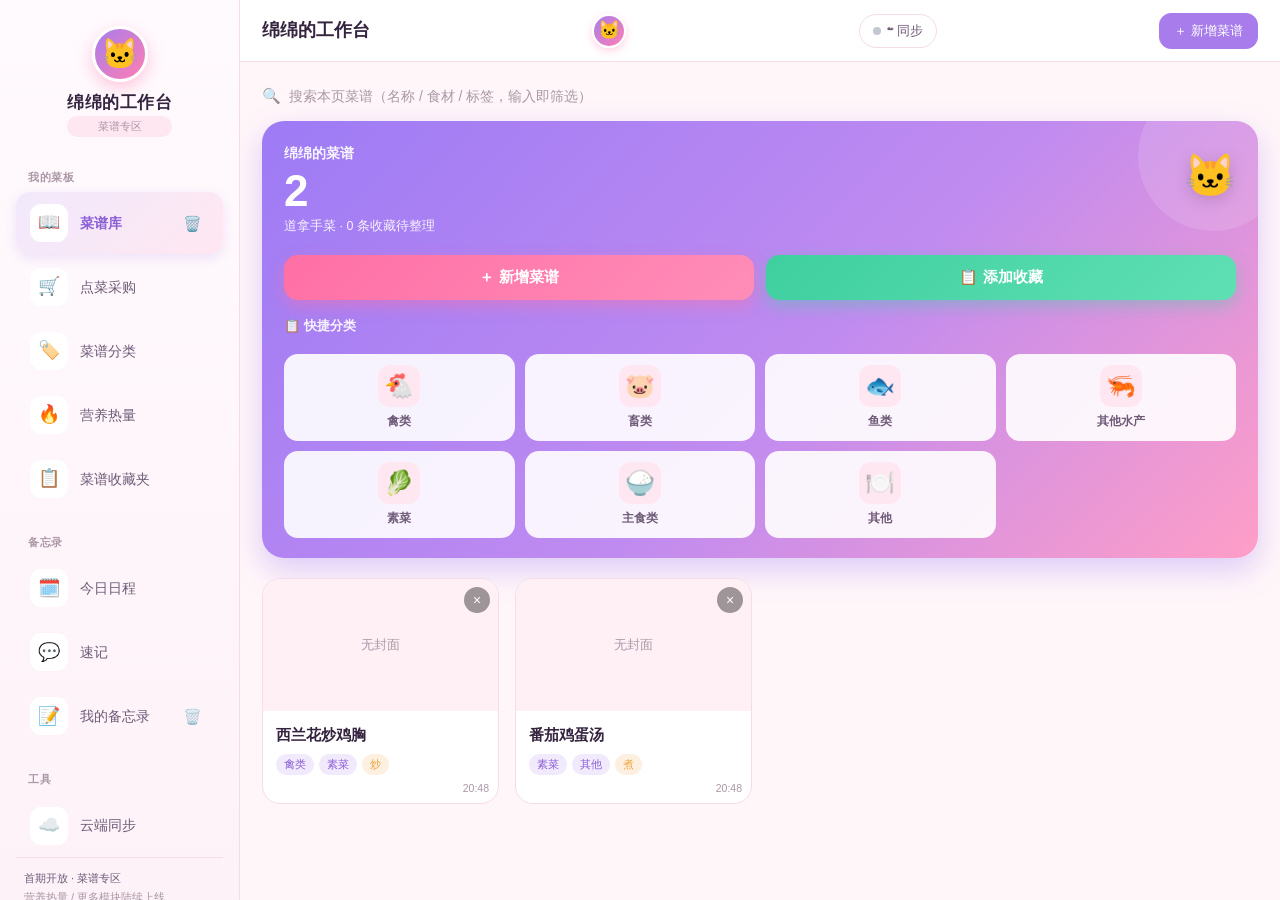
<file: index.html>
<!DOCTYPE html>
<html lang="zh-CN">
<head>
  <meta charset="UTF-8" />
  <meta name="viewport" content="width=device-width, initial-scale=1.0, maximum-scale=1.0, user-scalable=no, viewport-fit=cover" />
  <title>绵绵的工作台</title>

  <!-- ===== 图标：浏览器标签 + 手机添加到主屏幕 ===== -->
  <!-- 浏览器 favicon（传统） -->
  <link rel="icon" type="image/x-icon" href="icons/favicon.ico" />
  <link rel="icon" type="image/png" sizes="32x32" href="icons/favicon-32.png" />
  <link rel="icon" type="image/png" sizes="16x16" href="icons/favicon-16.png" />

  <!-- iPhone / iPad 添加到主屏幕（自动圆角+高光，不需要 precomposed） -->
  <link rel="apple-touch-icon" href="icons/apple-touch-icon.png" />
  <!-- iPhone Safari 状态栏样式（可选） -->
  <meta name="apple-mobile-web-app-capable" content="yes" />
  <meta name="apple-mobile-web-app-status-bar-style" content="default" />
  <meta name="apple-mobile-web-app-title" content="绵绵的工作台" />

  <!-- Android Chrome 添加到主屏幕 -->
  <link rel="icon" type="image/png" sizes="192x192" href="icons/icon-192.png" />
  <link rel="icon" type="image/png" sizes="512x512" href="icons/icon-512.png" />
  <meta name="theme-color" content="#a78bfa" />
  <!-- PWA manifest（Android 用） -->
  <link rel="manifest" href="manifest.json" />

  <link rel="stylesheet" href="quill.snow.css?v=92" />
  <link rel="stylesheet" href="styles.css?v=197" />
</head>
<body>
  <div class="app">
    <aside class="sidebar">
      <div class="brand">
        <div class="brand-avatar">🐱</div>
        <div class="brand-text">
          <div class="brand-title">绵绵的工作台</div>
          <div class="brand-sub">菜谱专区</div>
        </div>
      </div>
      <nav class="nav" id="nav">
        <button class="nav-item active" data-view="library">
          <span class="nav-ico">📖</span><span>菜谱库</span>
        </button>
        <button class="nav-item" data-view="purchase">
          <span class="nav-ico">🛒</span><span>点菜采购</span>
        </button>
        <button class="nav-item" data-view="filter">
          <span class="nav-ico">🏷️</span><span>菜谱分类筛选</span>
        </button>
        <button class="nav-item" data-view="nutrition">
          <span class="nav-ico">🔥</span><span>营养热量测算</span>
        </button>
        <button class="nav-item" data-view="favorites">
          <span class="nav-ico">📋</span><span>菜谱收藏夹</span>
        </button>
      </nav>
      <div class="sidebar-foot">
        <div class="foot-line">首期开放 · 菜谱专区</div>
        <div class="foot-line dim">营养热量 / 更多模块陆续上线</div>
      </div>
    </aside>

    <main class="main">
      <header class="topbar">
        <div class="topbar-left">
          <button class="hamburger" id="hamburger" aria-label="功能菜单" title="功能菜单">☰</button>
          <div class="crumb" id="crumb">绵绵的工作台</div>
        </div>
        <div class="brand-avatar sm" title="绵绵的工作台">🐱</div>
        <button class="topbar-sync" data-action="open-sync" title="云端同步设置（GitHub）">
          <span id="syncDot" class="sync-dot"></span>☁ 同步
        </button>
        <div class="topbar-actions" id="topbarActions"></div>
      </header>
      <div class="content" id="content"></div>
    </main>

    <!-- 手机端底部Tab栏已改为左侧抽屉（见下方 .drawer），此处保留 .app 闭合 -->
  </div>

  <!-- 手机端：左侧滑出功能抽屉 + 遮罩 + 悬浮新增按钮（桌面端隐藏） -->
  <div class="drawer-mask" id="drawerMask"></div>
  <aside class="drawer" id="drawer">
    <div class="drawer-head">
      <button class="drawer-close" id="drawerClose" aria-label="关闭菜单">✕</button>
      <div class="brand-avatar">🐱</div>
      <div class="brand-title">绵绵的工作台</div>
    </div>
    <nav class="drawer-nav" id="drawerNav"></nav>
    <div class="drawer-foot">首期开放 · 菜谱专区<br>备忘录 / 行程 等模块陆续上线</div>
  </aside>
  <button class="fab-add" id="fabAdd" aria-label="新增菜谱" title="新增菜谱">＋</button>

  <div class="modal-root" id="modalRoot"></div>
  <div class="toast" id="toast"></div>

  <script defer src="quill.js?v=92"></script>
  <script defer src="html2canvas.min.js?v=1"></script>
  <script defer src="app.js?v=210"></script>
</body>
</html>
</file>
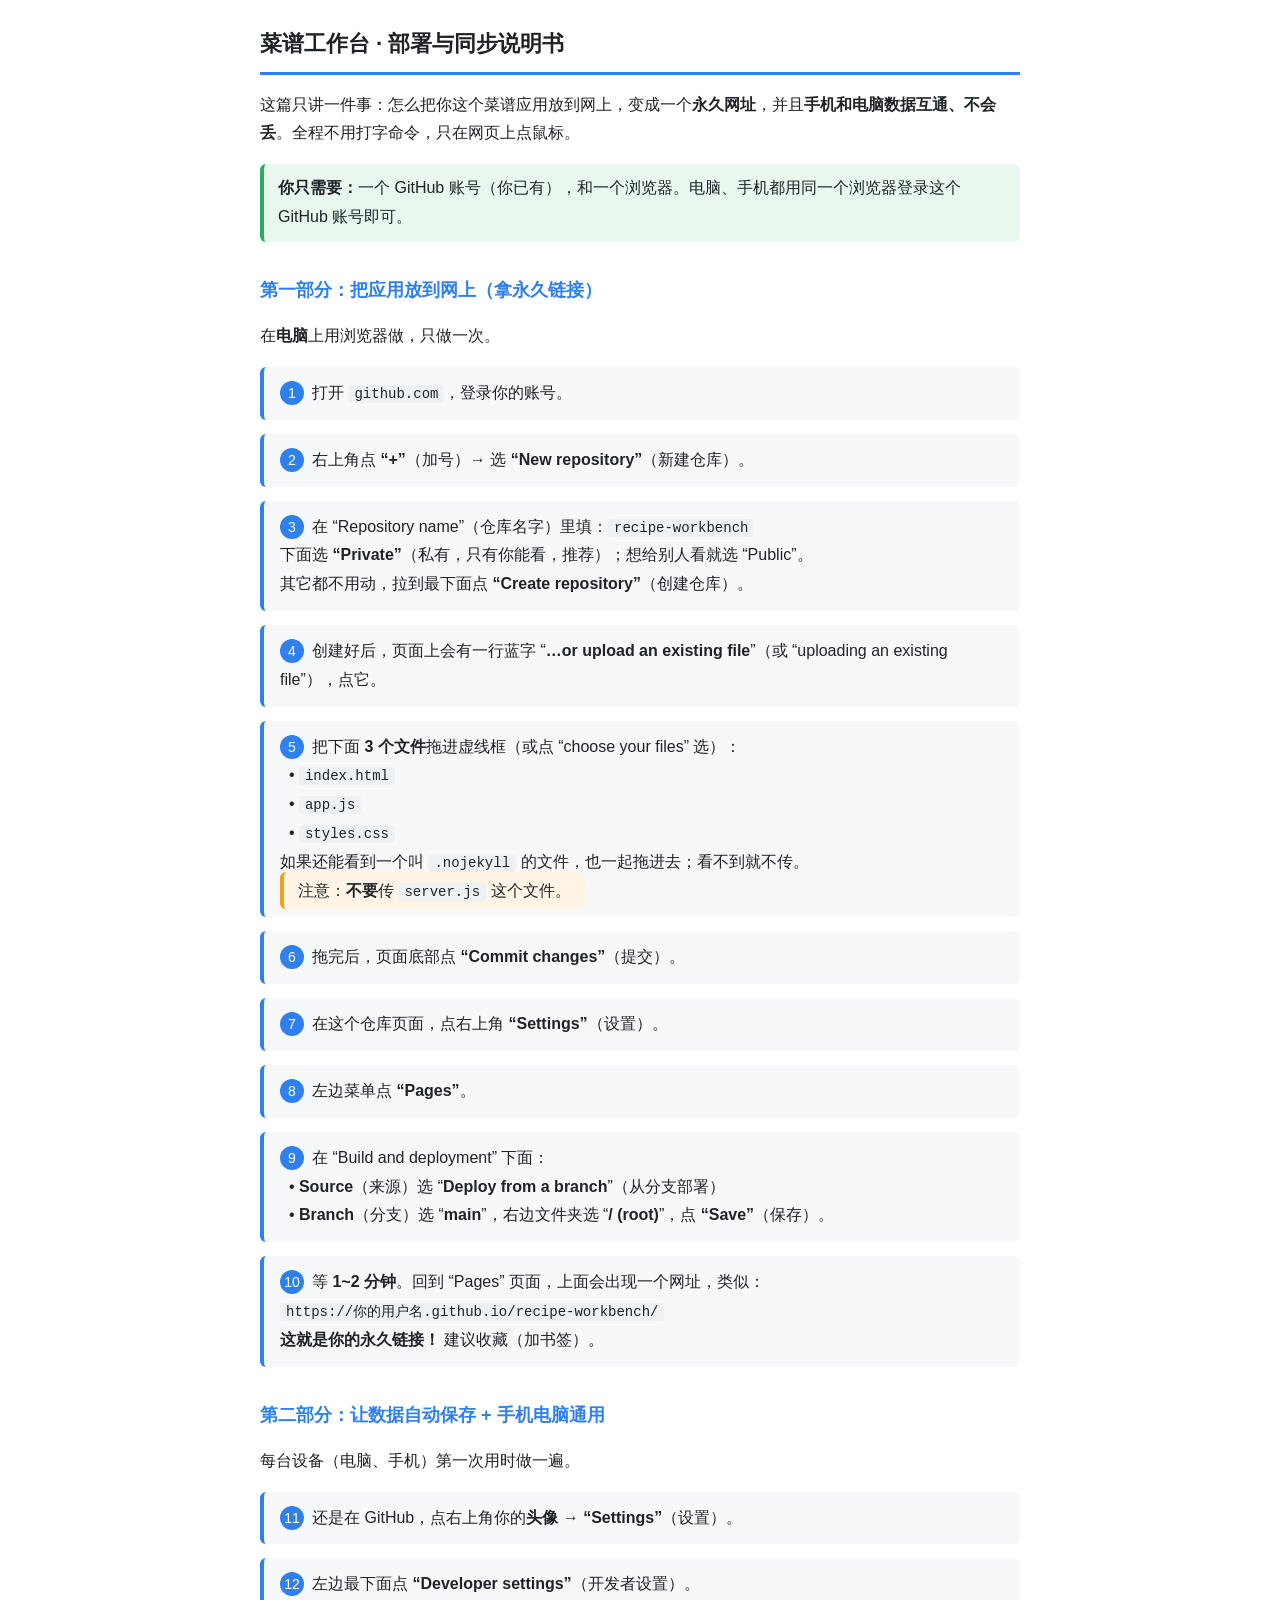
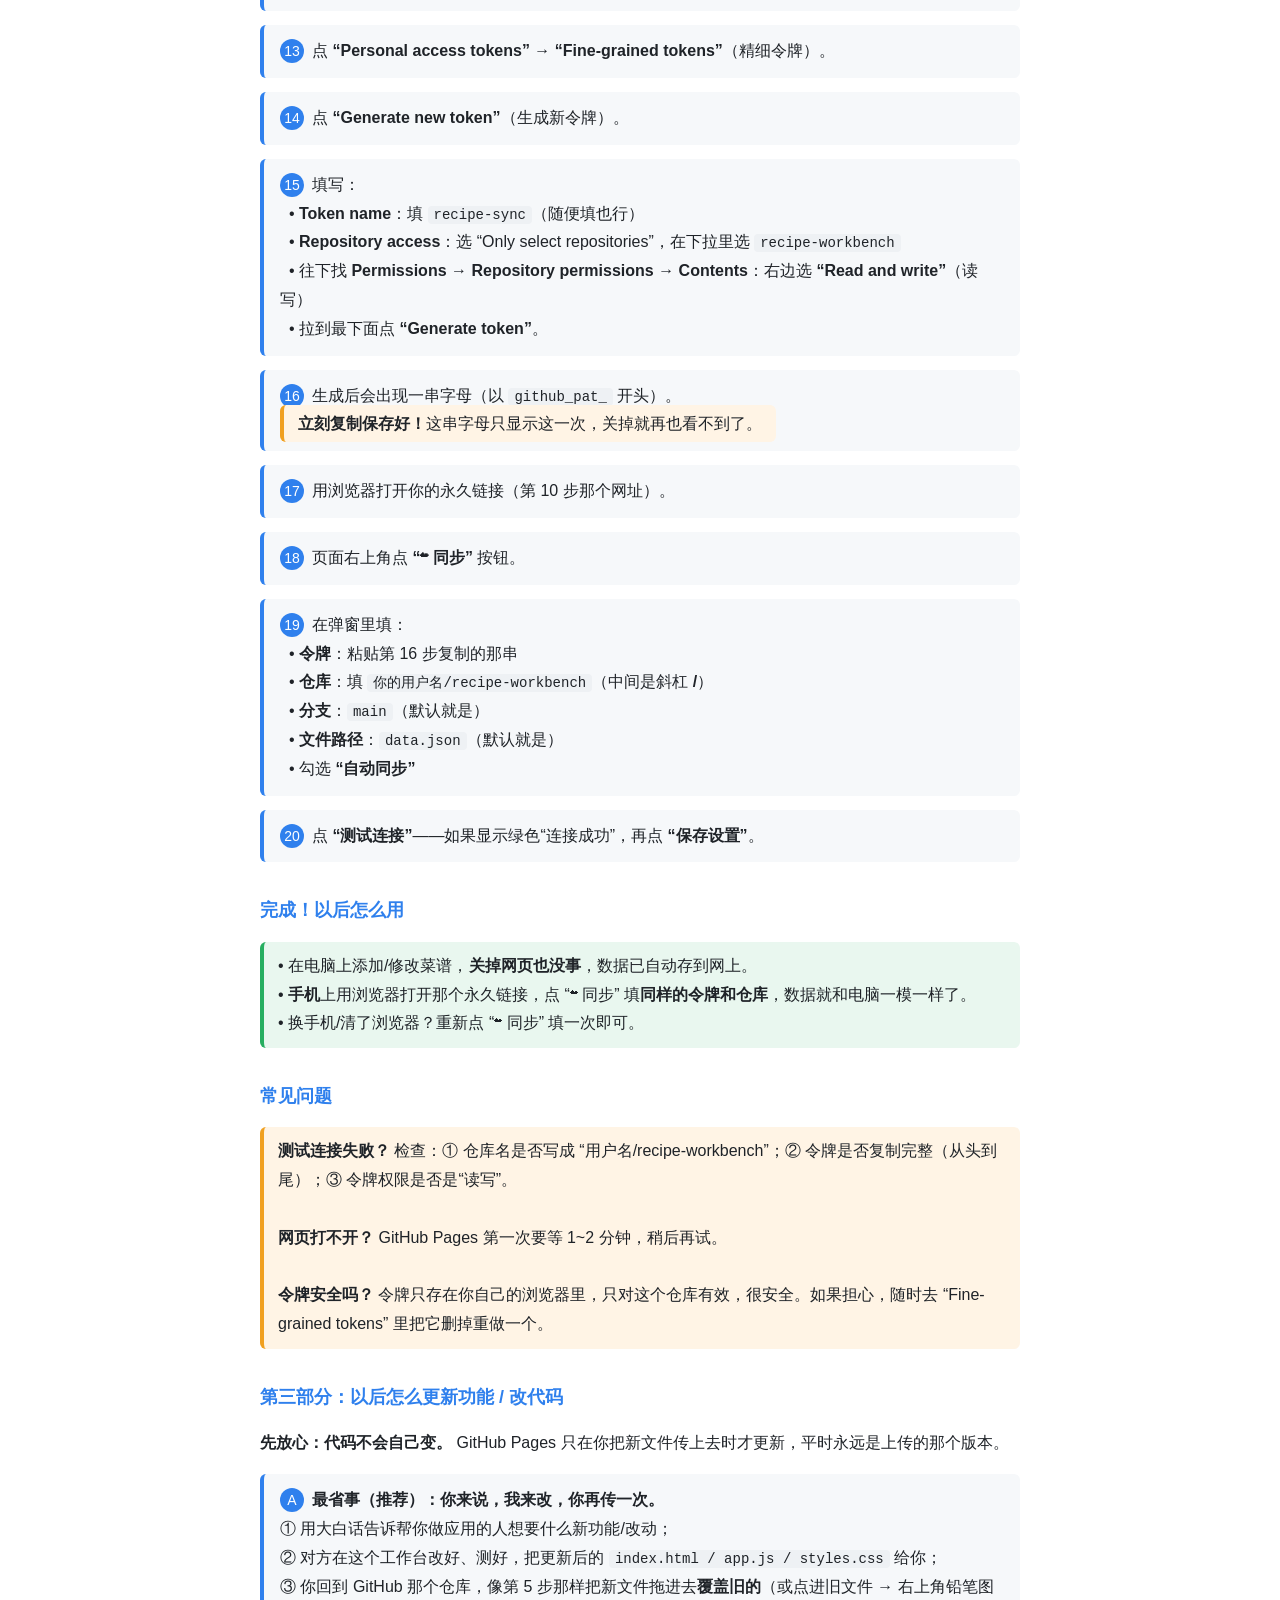
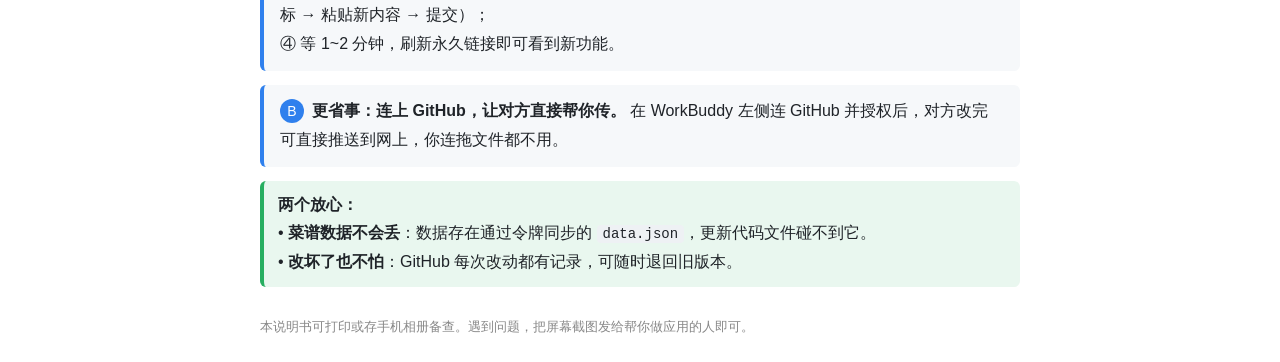
<file: 部署指南.html>
<!DOCTYPE html>
<html lang="zh-CN">
<head>
<meta charset="UTF-8">
<meta name="viewport" content="width=device-width, initial-scale=1.0">
<title>菜谱工作台 · 部署与同步说明书（看这一篇就够）</title>
<style>
  body { font-family: -apple-system, "PingFang SC", "Microsoft YaHei", sans-serif; max-width: 760px; margin: 24px auto; padding: 0 18px; line-height: 1.8; color: #1f2328; }
  h1 { font-size: 22px; border-bottom: 3px solid #2f80ed; padding-bottom: 8px; }
  h2 { font-size: 18px; margin-top: 32px; color: #2f80ed; }
  .step { background: #f6f8fa; border-left: 4px solid #2f80ed; padding: 12px 16px; margin: 14px 0; border-radius: 6px; }
  .num { display: inline-block; background: #2f80ed; color: #fff; width: 24px; height: 24px; line-height: 24px; text-align: center; border-radius: 50%; margin-right: 8px; font-size: 14px; }
  code { background: #eef1f4; padding: 1px 6px; border-radius: 4px; font-size: 14px; }
  .warn { background: #fff4e5; border-left: 4px solid #f0a020; padding: 10px 14px; border-radius: 6px; margin: 14px 0; }
  .ok { background: #e9f7ef; border-left: 4px solid #27ae60; padding: 10px 14px; border-radius: 6px; margin: 14px 0; }
  b { color: #1f2328; }
</style>
</head>
<body>

<h1>菜谱工作台 · 部署与同步说明书</h1>
<p>这篇只讲一件事：怎么把你这个菜谱应用放到网上，变成一个<b>永久网址</b>，并且<b>手机和电脑数据互通、不会丢</b>。全程不用打字命令，只在网页上点鼠标。</p>

<div class="ok"><b>你只需要：</b>一个 GitHub 账号（你已有），和一个浏览器。电脑、手机都用同一个浏览器登录这个 GitHub 账号即可。</div>

<h2>第一部分：把应用放到网上（拿永久链接）</h2>
<p>在<b>电脑</b>上用浏览器做，只做一次。</p>

<div class="step"><span class="num">1</span>打开 <code>github.com</code>，登录你的账号。</div>
<div class="step"><span class="num">2</span>右上角点 <b>“+”</b>（加号）→ 选 <b>“New repository”</b>（新建仓库）。</div>
<div class="step"><span class="num">3</span>在 “Repository name”（仓库名字）里填：<code>recipe-workbench</code><br>
下面选 <b>“Private”</b>（私有，只有你能看，推荐）；想给别人看就选 “Public”。<br>
其它都不用动，拉到最下面点 <b>“Create repository”</b>（创建仓库）。</div>
<div class="step"><span class="num">4</span>创建好后，页面上会有一行蓝字 “<b>…or upload an existing file</b>”（或 “uploading an existing file”），点它。</div>
<div class="step"><span class="num">5</span>把下面 <b>3 个文件</b>拖进虚线框（或点 “choose your files” 选）：<br>
&nbsp;&nbsp;• <code>index.html</code><br>
&nbsp;&nbsp;• <code>app.js</code><br>
&nbsp;&nbsp;• <code>styles.css</code><br>
如果还能看到一个叫 <code>.nojekyll</code> 的文件，也一起拖进去；看不到就不传。<br>
<span class="warn">注意：<b>不要</b>传 <code>server.js</code> 这个文件。</span></div>
<div class="step"><span class="num">6</span>拖完后，页面底部点 <b>“Commit changes”</b>（提交）。</div>
<div class="step"><span class="num">7</span>在这个仓库页面，点右上角 <b>“Settings”</b>（设置）。</div>
<div class="step"><span class="num">8</span>左边菜单点 <b>“Pages”</b>。</div>
<div class="step"><span class="num">9</span>在 “Build and deployment” 下面：<br>
&nbsp;&nbsp;• <b>Source</b>（来源）选 “<b>Deploy from a branch</b>”（从分支部署）<br>
&nbsp;&nbsp;• <b>Branch</b>（分支）选 “<b>main</b>”，右边文件夹选 “<b>/ (root)</b>”，点 <b>“Save”</b>（保存）。</div>
<div class="step"><span class="num">10</span>等 <b>1~2 分钟</b>。回到 “Pages” 页面，上面会出现一个网址，类似：<br>
<code>https://你的用户名.github.io/recipe-workbench/</code><br>
<b>这就是你的永久链接！</b> 建议收藏（加书签）。</div>

<h2>第二部分：让数据自动保存 + 手机电脑通用</h2>
<p>每台设备（电脑、手机）第一次用时做一遍。</p>

<div class="step"><span class="num">11</span>还是在 GitHub，点右上角你的<b>头像</b> → <b>“Settings”</b>（设置）。</div>
<div class="step"><span class="num">12</span>左边最下面点 <b>“Developer settings”</b>（开发者设置）。</div>
<div class="step"><span class="num">13</span>点 <b>“Personal access tokens”</b> → <b>“Fine-grained tokens”</b>（精细令牌）。</div>
<div class="step"><span class="num">14</span>点 <b>“Generate new token”</b>（生成新令牌）。</div>
<div class="step"><span class="num">15</span>填写：<br>
&nbsp;&nbsp;• <b>Token name</b>：填 <code>recipe-sync</code>（随便填也行）<br>
&nbsp;&nbsp;• <b>Repository access</b>：选 “Only select repositories”，在下拉里选 <code>recipe-workbench</code><br>
&nbsp;&nbsp;• 往下找 <b>Permissions</b> → <b>Repository permissions</b> → <b>Contents</b>：右边选 <b>“Read and write”</b>（读写）<br>
&nbsp;&nbsp;• 拉到最下面点 <b>“Generate token”</b>。</div>
<div class="step"><span class="num">16</span>生成后会出现一串字母（以 <code>github_pat_</code> 开头）。<br>
<span class="warn"><b>立刻复制保存好！</b>这串字母只显示这一次，关掉就再也看不到了。</span></div>
<div class="step"><span class="num">17</span>用浏览器打开你的永久链接（第 10 步那个网址）。</div>
<div class="step"><span class="num">18</span>页面右上角点 <b>“☁ 同步”</b> 按钮。</div>
<div class="step"><span class="num">19</span>在弹窗里填：<br>
&nbsp;&nbsp;• <b>令牌</b>：粘贴第 16 步复制的那串<br>
&nbsp;&nbsp;• <b>仓库</b>：填 <code>你的用户名/recipe-workbench</code>（中间是斜杠 <b>/</b>）<br>
&nbsp;&nbsp;• <b>分支</b>：<code>main</code>（默认就是）<br>
&nbsp;&nbsp;• <b>文件路径</b>：<code>data.json</code>（默认就是）<br>
&nbsp;&nbsp;• 勾选 <b>“自动同步”</b></div>
<div class="step"><span class="num">20</span>点 <b>“测试连接”</b>——如果显示绿色“连接成功”，再点 <b>“保存设置”</b>。</div>

<h2>完成！以后怎么用</h2>
<div class="ok">
• 在电脑上添加/修改菜谱，<b>关掉网页也没事</b>，数据已自动存到网上。<br>
• <b>手机</b>上用浏览器打开那个永久链接，点 “☁ 同步” 填<b>同样的令牌和仓库</b>，数据就和电脑一模一样了。<br>
• 换手机/清了浏览器？重新点 “☁ 同步” 填一次即可。
</div>

<h2>常见问题</h2>
<div class="warn">
<b>测试连接失败？</b> 检查：① 仓库名是否写成 “用户名/recipe-workbench”；② 令牌是否复制完整（从头到尾）；③ 令牌权限是否是“读写”。<br><br>
<b>网页打不开？</b> GitHub Pages 第一次要等 1~2 分钟，稍后再试。<br><br>
<b>令牌安全吗？</b> 令牌只存在你自己的浏览器里，只对这个仓库有效，很安全。如果担心，随时去 “Fine-grained tokens” 里把它删掉重做一个。
</div>

<h2>第三部分：以后怎么更新功能 / 改代码</h2>
<p><b>先放心：代码不会自己变。</b> GitHub Pages 只在你把新文件传上去时才更新，平时永远是上传的那个版本。</p>
<div class="step"><span class="num">A</span><b>最省事（推荐）：你来说，我来改，你再传一次。</b><br>
① 用大白话告诉帮你做应用的人想要什么新功能/改动；<br>
② 对方在这个工作台改好、测好，把更新后的 <code>index.html / app.js / styles.css</code> 给你；<br>
③ 你回到 GitHub 那个仓库，像第 5 步那样把新文件拖进去<b>覆盖旧的</b>（或点进旧文件 → 右上角铅笔图标 → 粘贴新内容 → 提交）；<br>
④ 等 1~2 分钟，刷新永久链接即可看到新功能。</div>
<div class="step"><span class="num">B</span><b>更省事：连上 GitHub，让对方直接帮你传。</b> 在 WorkBuddy 左侧连 GitHub 并授权后，对方改完可直接推送到网上，你连拖文件都不用。</div>
<div class="ok">
<b>两个放心：</b><br>
• <b>菜谱数据不会丢</b>：数据存在通过令牌同步的 <code>data.json</code>，更新代码文件碰不到它。<br>
• <b>改坏了也不怕</b>：GitHub 每次改动都有记录，可随时退回旧版本。
</div>
<p style="margin-top:28px;color:#888;font-size:13px;">本说明书可打印或存手机相册备查。遇到问题，把屏幕截图发给帮你做应用的人即可。</p>

</body>
</html>
</file>
<file: quill.snow.css>
/*!
 * Quill Editor v2.0.3
 * https://quilljs.com
 * Copyright (c) 2017-2024, Slab
 * Copyright (c) 2014, Jason Chen
 * Copyright (c) 2013, salesforce.com
 */
.ql-container{box-sizing:border-box;font-family:Helvetica,Arial,sans-serif;font-size:13px;height:100%;margin:0;position:relative}.ql-container.ql-disabled .ql-tooltip{visibility:hidden}.ql-container:not(.ql-disabled) li[data-list=checked] > .ql-ui,.ql-container:not(.ql-disabled) li[data-list=unchecked] > .ql-ui{cursor:pointer}.ql-clipboard{left:-100000px;height:1px;overflow-y:hidden;position:absolute;top:50%}.ql-clipboard p{margin:0;padding:0}.ql-editor{box-sizing:border-box;counter-reset:list-0 list-1 list-2 list-3 list-4 list-5 list-6 list-7 list-8 list-9;line-height:1.42;height:100%;outline:none;overflow-y:auto;padding:12px 15px;tab-size:4;-moz-tab-size:4;text-align:left;white-space:pre-wrap;word-wrap:break-word}.ql-editor > *{cursor:text}.ql-editor p,.ql-editor ol,.ql-editor pre,.ql-editor blockquote,.ql-editor h1,.ql-editor h2,.ql-editor h3,.ql-editor h4,.ql-editor h5,.ql-editor h6{margin:0;padding:0}@supports (counter-set:none){.ql-editor p,.ql-editor h1,.ql-editor h2,.ql-editor h3,.ql-editor h4,.ql-editor h5,.ql-editor h6{counter-set:list-0 list-1 list-2 list-3 list-4 list-5 list-6 list-7 list-8 list-9}}@supports not (counter-set:none){.ql-editor p,.ql-editor h1,.ql-editor h2,.ql-editor h3,.ql-editor h4,.ql-editor h5,.ql-editor h6{counter-reset:list-0 list-1 list-2 list-3 list-4 list-5 list-6 list-7 list-8 list-9}}.ql-editor table{border-collapse:collapse}.ql-editor td{border:1px solid #000;padding:2px 5px}.ql-editor ol{padding-left:1.5em}.ql-editor li{list-style-type:none;padding-left:1.5em;position:relative}.ql-editor li > .ql-ui:before{display:inline-block;margin-left:-1.5em;margin-right:.3em;text-align:right;white-space:nowrap;width:1.2em}.ql-editor li[data-list=checked] > .ql-ui,.ql-editor li[data-list=unchecked] > .ql-ui{color:#777}.ql-editor li[data-list=bullet] > .ql-ui:before{content:'\2022'}.ql-editor li[data-list=checked] > .ql-ui:before{content:'\2611'}.ql-editor li[data-list=unchecked] > .ql-ui:before{content:'\2610'}@supports (counter-set:none){.ql-editor li[data-list]{counter-set:list-1 list-2 list-3 list-4 list-5 list-6 list-7 list-8 list-9}}@supports not (counter-set:none){.ql-editor li[data-list]{counter-reset:list-1 list-2 list-3 list-4 list-5 list-6 list-7 list-8 list-9}}.ql-editor li[data-list=ordered]{counter-increment:list-0}.ql-editor li[data-list=ordered] > .ql-ui:before{content:counter(list-0, decimal) '. '}.ql-editor li[data-list=ordered].ql-indent-1{counter-increment:list-1}.ql-editor li[data-list=ordered].ql-indent-1 > .ql-ui:before{content:counter(list-1, lower-alpha) '. '}@supports (counter-set:none){.ql-editor li[data-list].ql-indent-1{counter-set:list-2 list-3 list-4 list-5 list-6 list-7 list-8 list-9}}@supports not (counter-set:none){.ql-editor li[data-list].ql-indent-1{counter-reset:list-2 list-3 list-4 list-5 list-6 list-7 list-8 list-9}}.ql-editor li[data-list=ordered].ql-indent-2{counter-increment:list-2}.ql-editor li[data-list=ordered].ql-indent-2 > .ql-ui:before{content:counter(list-2, lower-roman) '. '}@supports (counter-set:none){.ql-editor li[data-list].ql-indent-2{counter-set:list-3 list-4 list-5 list-6 list-7 list-8 list-9}}@supports not (counter-set:none){.ql-editor li[data-list].ql-indent-2{counter-reset:list-3 list-4 list-5 list-6 list-7 list-8 list-9}}.ql-editor li[data-list=ordered].ql-indent-3{counter-increment:list-3}.ql-editor li[data-list=ordered].ql-indent-3 > .ql-ui:before{content:counter(list-3, decimal) '. '}@supports (counter-set:none){.ql-editor li[data-list].ql-indent-3{counter-set:list-4 list-5 list-6 list-7 list-8 list-9}}@supports not (counter-set:none){.ql-editor li[data-list].ql-indent-3{counter-reset:list-4 list-5 list-6 list-7 list-8 list-9}}.ql-editor li[data-list=ordered].ql-indent-4{counter-increment:list-4}.ql-editor li[data-list=ordered].ql-indent-4 > .ql-ui:before{content:counter(list-4, lower-alpha) '. '}@supports (counter-set:none){.ql-editor li[data-list].ql-indent-4{counter-set:list-5 list-6 list-7 list-8 list-9}}@supports not (counter-set:none){.ql-editor li[data-list].ql-indent-4{counter-reset:list-5 list-6 list-7 list-8 list-9}}.ql-editor li[data-list=ordered].ql-indent-5{counter-increment:list-5}.ql-editor li[data-list=ordered].ql-indent-5 > .ql-ui:before{content:counter(list-5, lower-roman) '. '}@supports (counter-set:none){.ql-editor li[data-list].ql-indent-5{counter-set:list-6 list-7 list-8 list-9}}@supports not (counter-set:none){.ql-editor li[data-list].ql-indent-5{counter-reset:list-6 list-7 list-8 list-9}}.ql-editor li[data-list=ordered].ql-indent-6{counter-increment:list-6}.ql-editor li[data-list=ordered].ql-indent-6 > .ql-ui:before{content:counter(list-6, decimal) '. '}@supports (counter-set:none){.ql-editor li[data-list].ql-indent-6{counter-set:list-7 list-8 list-9}}@supports not (counter-set:none){.ql-editor li[data-list].ql-indent-6{counter-reset:list-7 list-8 list-9}}.ql-editor li[data-list=ordered].ql-indent-7{counter-increment:list-7}.ql-editor li[data-list=ordered].ql-indent-7 > .ql-ui:before{content:counter(list-7, lower-alpha) '. '}@supports (counter-set:none){.ql-editor li[data-list].ql-indent-7{counter-set:list-8 list-9}}@supports not (counter-set:none){.ql-editor li[data-list].ql-indent-7{counter-reset:list-8 list-9}}.ql-editor li[data-list=ordered].ql-indent-8{counter-increment:list-8}.ql-editor li[data-list=ordered].ql-indent-8 > .ql-ui:before{content:counter(list-8, lower-roman) '. '}@supports (counter-set:none){.ql-editor li[data-list].ql-indent-8{counter-set:list-9}}@supports not (counter-set:none){.ql-editor li[data-list].ql-indent-8{counter-reset:list-9}}.ql-editor li[data-list=ordered].ql-indent-9{counter-increment:list-9}.ql-editor li[data-list=ordered].ql-indent-9 > .ql-ui:before{content:counter(list-9, decimal) '. '}.ql-editor .ql-indent-1:not(.ql-direction-rtl){padding-left:3em}.ql-editor li.ql-indent-1:not(.ql-direction-rtl){padding-left:4.5em}.ql-editor .ql-indent-1.ql-direction-rtl.ql-align-right{padding-right:3em}.ql-editor li.ql-indent-1.ql-direction-rtl.ql-align-right{padding-right:4.5em}.ql-editor .ql-indent-2:not(.ql-direction-rtl){padding-left:6em}.ql-editor li.ql-indent-2:not(.ql-direction-rtl){padding-left:7.5em}.ql-editor .ql-indent-2.ql-direction-rtl.ql-align-right{padding-right:6em}.ql-editor li.ql-indent-2.ql-direction-rtl.ql-align-right{padding-right:7.5em}.ql-editor .ql-indent-3:not(.ql-direction-rtl){padding-left:9em}.ql-editor li.ql-indent-3:not(.ql-direction-rtl){padding-left:10.5em}.ql-editor .ql-indent-3.ql-direction-rtl.ql-align-right{padding-right:9em}.ql-editor li.ql-indent-3.ql-direction-rtl.ql-align-right{padding-right:10.5em}.ql-editor .ql-indent-4:not(.ql-direction-rtl){padding-left:12em}.ql-editor li.ql-indent-4:not(.ql-direction-rtl){padding-left:13.5em}.ql-editor .ql-indent-4.ql-direction-rtl.ql-align-right{padding-right:12em}.ql-editor li.ql-indent-4.ql-direction-rtl.ql-align-right{padding-right:13.5em}.ql-editor .ql-indent-5:not(.ql-direction-rtl){padding-left:15em}.ql-editor li.ql-indent-5:not(.ql-direction-rtl){padding-left:16.5em}.ql-editor .ql-indent-5.ql-direction-rtl.ql-align-right{padding-right:15em}.ql-editor li.ql-indent-5.ql-direction-rtl.ql-align-right{padding-right:16.5em}.ql-editor .ql-indent-6:not(.ql-direction-rtl){padding-left:18em}.ql-editor li.ql-indent-6:not(.ql-direction-rtl){padding-left:19.5em}.ql-editor .ql-indent-6.ql-direction-rtl.ql-align-right{padding-right:18em}.ql-editor li.ql-indent-6.ql-direction-rtl.ql-align-right{padding-right:19.5em}.ql-editor .ql-indent-7:not(.ql-direction-rtl){padding-left:21em}.ql-editor li.ql-indent-7:not(.ql-direction-rtl){padding-left:22.5em}.ql-editor .ql-indent-7.ql-direction-rtl.ql-align-right{padding-right:21em}.ql-editor li.ql-indent-7.ql-direction-rtl.ql-align-right{padding-right:22.5em}.ql-editor .ql-indent-8:not(.ql-direction-rtl){padding-left:24em}.ql-editor li.ql-indent-8:not(.ql-direction-rtl){padding-left:25.5em}.ql-editor .ql-indent-8.ql-direction-rtl.ql-align-right{padding-right:24em}.ql-editor li.ql-indent-8.ql-direction-rtl.ql-align-right{padding-right:25.5em}.ql-editor .ql-indent-9:not(.ql-direction-rtl){padding-left:27em}.ql-editor li.ql-indent-9:not(.ql-direction-rtl){padding-left:28.5em}.ql-editor .ql-indent-9.ql-direction-rtl.ql-align-right{padding-right:27em}.ql-editor li.ql-indent-9.ql-direction-rtl.ql-align-right{padding-right:28.5em}.ql-editor li.ql-direction-rtl{padding-right:1.5em}.ql-editor li.ql-direction-rtl > .ql-ui:before{margin-left:.3em;margin-right:-1.5em;text-align:left}.ql-editor table{table-layout:fixed;width:100%}.ql-editor table td{outline:none}.ql-editor .ql-code-block-container{font-family:monospace}.ql-editor .ql-video{display:block;max-width:100%}.ql-editor .ql-video.ql-align-center{margin:0 auto}.ql-editor .ql-video.ql-align-right{margin:0 0 0 auto}.ql-editor .ql-bg-black{background-color:#000}.ql-editor .ql-bg-red{background-color:#e60000}.ql-editor .ql-bg-orange{background-color:#f90}.ql-editor .ql-bg-yellow{background-color:#ff0}.ql-editor .ql-bg-green{background-color:#008a00}.ql-editor .ql-bg-blue{background-color:#06c}.ql-editor .ql-bg-purple{background-color:#93f}.ql-editor .ql-color-white{color:#fff}.ql-editor .ql-color-red{color:#e60000}.ql-editor .ql-color-orange{color:#f90}.ql-editor .ql-color-yellow{color:#ff0}.ql-editor .ql-color-green{color:#008a00}.ql-editor .ql-color-blue{color:#06c}.ql-editor .ql-color-purple{color:#93f}.ql-editor .ql-font-serif{font-family:Georgia,Times New Roman,serif}.ql-editor .ql-font-monospace{font-family:Monaco,Courier New,monospace}.ql-editor .ql-size-small{font-size:.75em}.ql-editor .ql-size-large{font-size:1.5em}.ql-editor .ql-size-huge{font-size:2.5em}.ql-editor .ql-direction-rtl{direction:rtl;text-align:inherit}.ql-editor .ql-align-center{text-align:center}.ql-editor .ql-align-justify{text-align:justify}.ql-editor .ql-align-right{text-align:right}.ql-editor .ql-ui{position:absolute}.ql-editor.ql-blank::before{color:rgba(0,0,0,0.6);content:attr(data-placeholder);font-style:italic;left:15px;pointer-events:none;position:absolute;right:15px}.ql-snow.ql-toolbar:after,.ql-snow .ql-toolbar:after{clear:both;content:'';display:table}.ql-snow.ql-toolbar button,.ql-snow .ql-toolbar button{background:none;border:none;cursor:pointer;display:inline-block;float:left;height:24px;padding:3px 5px;width:28px}.ql-snow.ql-toolbar button svg,.ql-snow .ql-toolbar button svg{float:left;height:100%}.ql-snow.ql-toolbar button:active:hover,.ql-snow .ql-toolbar button:active:hover{outline:none}.ql-snow.ql-toolbar input.ql-image[type=file],.ql-snow .ql-toolbar input.ql-image[type=file]{display:none}.ql-snow.ql-toolbar button:hover,.ql-snow .ql-toolbar button:hover,.ql-snow.ql-toolbar button:focus,.ql-snow .ql-toolbar button:focus,.ql-snow.ql-toolbar button.ql-active,.ql-snow .ql-toolbar button.ql-active,.ql-snow.ql-toolbar .ql-picker-label:hover,.ql-snow .ql-toolbar .ql-picker-label:hover,.ql-snow.ql-toolbar .ql-picker-label.ql-active,.ql-snow .ql-toolbar .ql-picker-label.ql-active,.ql-snow.ql-toolbar .ql-picker-item:hover,.ql-snow .ql-toolbar .ql-picker-item:hover,.ql-snow.ql-toolbar .ql-picker-item.ql-selected,.ql-snow .ql-toolbar .ql-picker-item.ql-selected{color:#06c}.ql-snow.ql-toolbar button:hover .ql-fill,.ql-snow .ql-toolbar button:hover .ql-fill,.ql-snow.ql-toolbar button:focus .ql-fill,.ql-snow .ql-toolbar button:focus .ql-fill,.ql-snow.ql-toolbar button.ql-active .ql-fill,.ql-snow .ql-toolbar button.ql-active .ql-fill,.ql-snow.ql-toolbar .ql-picker-label:hover .ql-fill,.ql-snow .ql-toolbar .ql-picker-label:hover .ql-fill,.ql-snow.ql-toolbar .ql-picker-label.ql-active .ql-fill,.ql-snow .ql-toolbar .ql-picker-label.ql-active .ql-fill,.ql-snow.ql-toolbar .ql-picker-item:hover .ql-fill,.ql-snow .ql-toolbar .ql-picker-item:hover .ql-fill,.ql-snow.ql-toolbar .ql-picker-item.ql-selected .ql-fill,.ql-snow .ql-toolbar .ql-picker-item.ql-selected .ql-fill,.ql-snow.ql-toolbar button:hover .ql-stroke.ql-fill,.ql-snow .ql-toolbar button:hover .ql-stroke.ql-fill,.ql-snow.ql-toolbar button:focus .ql-stroke.ql-fill,.ql-snow .ql-toolbar button:focus .ql-stroke.ql-fill,.ql-snow.ql-toolbar button.ql-active .ql-stroke.ql-fill,.ql-snow .ql-toolbar button.ql-active .ql-stroke.ql-fill,.ql-snow.ql-toolbar .ql-picker-label:hover .ql-stroke.ql-fill,.ql-snow .ql-toolbar .ql-picker-label:hover .ql-stroke.ql-fill,.ql-snow.ql-toolbar .ql-picker-label.ql-active .ql-stroke.ql-fill,.ql-snow .ql-toolbar .ql-picker-label.ql-active .ql-stroke.ql-fill,.ql-snow.ql-toolbar .ql-picker-item:hover .ql-stroke.ql-fill,.ql-snow .ql-toolbar .ql-picker-item:hover .ql-stroke.ql-fill,.ql-snow.ql-toolbar .ql-picker-item.ql-selected .ql-stroke.ql-fill,.ql-snow .ql-toolbar .ql-picker-item.ql-selected .ql-stroke.ql-fill{fill:#06c}.ql-snow.ql-toolbar button:hover .ql-stroke,.ql-snow .ql-toolbar button:hover .ql-stroke,.ql-snow.ql-toolbar button:focus .ql-stroke,.ql-snow .ql-toolbar button:focus .ql-stroke,.ql-snow.ql-toolbar button.ql-active .ql-stroke,.ql-snow .ql-toolbar button.ql-active .ql-stroke,.ql-snow.ql-toolbar .ql-picker-label:hover .ql-stroke,.ql-snow .ql-toolbar .ql-picker-label:hover .ql-stroke,.ql-snow.ql-toolbar .ql-picker-label.ql-active .ql-stroke,.ql-snow .ql-toolbar .ql-picker-label.ql-active .ql-stroke,.ql-snow.ql-toolbar .ql-picker-item:hover .ql-stroke,.ql-snow .ql-toolbar .ql-picker-item:hover .ql-stroke,.ql-snow.ql-toolbar .ql-picker-item.ql-selected .ql-stroke,.ql-snow .ql-toolbar .ql-picker-item.ql-selected .ql-stroke,.ql-snow.ql-toolbar button:hover .ql-stroke-miter,.ql-snow .ql-toolbar button:hover .ql-stroke-miter,.ql-snow.ql-toolbar button:focus .ql-stroke-miter,.ql-snow .ql-toolbar button:focus .ql-stroke-miter,.ql-snow.ql-toolbar button.ql-active .ql-stroke-miter,.ql-snow .ql-toolbar button.ql-active .ql-stroke-miter,.ql-snow.ql-toolbar .ql-picker-label:hover .ql-stroke-miter,.ql-snow .ql-toolbar .ql-picker-label:hover .ql-stroke-miter,.ql-snow.ql-toolbar .ql-picker-label.ql-active .ql-stroke-miter,.ql-snow .ql-toolbar .ql-picker-label.ql-active .ql-stroke-miter,.ql-snow.ql-toolbar .ql-picker-item:hover .ql-stroke-miter,.ql-snow .ql-toolbar .ql-picker-item:hover .ql-stroke-miter,.ql-snow.ql-toolbar .ql-picker-item.ql-selected .ql-stroke-miter,.ql-snow .ql-toolbar .ql-picker-item.ql-selected .ql-stroke-miter{stroke:#06c}@media (pointer:coarse){.ql-snow.ql-toolbar button:hover:not(.ql-active),.ql-snow .ql-toolbar button:hover:not(.ql-active){color:#444}.ql-snow.ql-toolbar button:hover:not(.ql-active) .ql-fill,.ql-snow .ql-toolbar button:hover:not(.ql-active) .ql-fill,.ql-snow.ql-toolbar button:hover:not(.ql-active) .ql-stroke.ql-fill,.ql-snow .ql-toolbar button:hover:not(.ql-active) .ql-stroke.ql-fill{fill:#444}.ql-snow.ql-toolbar button:hover:not(.ql-active) .ql-stroke,.ql-snow .ql-toolbar button:hover:not(.ql-active) .ql-stroke,.ql-snow.ql-toolbar button:hover:not(.ql-active) .ql-stroke-miter,.ql-snow .ql-toolbar button:hover:not(.ql-active) .ql-stroke-miter{stroke:#444}}.ql-snow{box-sizing:border-box}.ql-snow *{box-sizing:border-box}.ql-snow .ql-hidden{display:none}.ql-snow .ql-out-bottom,.ql-snow .ql-out-top{visibility:hidden}.ql-snow .ql-tooltip{position:absolute;transform:translateY(10px)}.ql-snow .ql-tooltip a{cursor:pointer;text-decoration:none}.ql-snow .ql-tooltip.ql-flip{transform:translateY(-10px)}.ql-snow .ql-formats{display:inline-block;vertical-align:middle}.ql-snow .ql-formats:after{clear:both;content:'';display:table}.ql-snow .ql-stroke{fill:none;stroke:#444;stroke-linecap:round;stroke-linejoin:round;stroke-width:2}.ql-snow .ql-stroke-miter{fill:none;stroke:#444;stroke-miterlimit:10;stroke-width:2}.ql-snow .ql-fill,.ql-snow .ql-stroke.ql-fill{fill:#444}.ql-snow .ql-empty{fill:none}.ql-snow .ql-even{fill-rule:evenodd}.ql-snow .ql-thin,.ql-snow .ql-stroke.ql-thin{stroke-width:1}.ql-snow .ql-transparent{opacity:.4}.ql-snow .ql-direction svg:last-child{display:none}.ql-snow .ql-direction.ql-active svg:last-child{display:inline}.ql-snow .ql-direction.ql-active svg:first-child{display:none}.ql-snow .ql-editor h1{font-size:2em}.ql-snow .ql-editor h2{font-size:1.5em}.ql-snow .ql-editor h3{font-size:1.17em}.ql-snow .ql-editor h4{font-size:1em}.ql-snow .ql-editor h5{font-size:.83em}.ql-snow .ql-editor h6{font-size:.67em}.ql-snow .ql-editor a{text-decoration:underline}.ql-snow .ql-editor blockquote{border-left:4px solid #ccc;margin-bottom:5px;margin-top:5px;padding-left:16px}.ql-snow .ql-editor code,.ql-snow .ql-editor .ql-code-block-container{background-color:#f0f0f0;border-radius:3px}.ql-snow .ql-editor .ql-code-block-container{margin-bottom:5px;margin-top:5px;padding:5px 10px}.ql-snow .ql-editor code{font-size:85%;padding:2px 4px}.ql-snow .ql-editor .ql-code-block-container{background-color:#23241f;color:#f8f8f2;overflow:visible}.ql-snow .ql-editor img{max-width:100%}.ql-snow .ql-picker{color:#444;display:inline-block;float:left;font-size:14px;font-weight:500;height:24px;position:relative;vertical-align:middle}.ql-snow .ql-picker-label{cursor:pointer;display:inline-block;height:100%;padding-left:8px;padding-right:2px;position:relative;width:100%}.ql-snow .ql-picker-label::before{display:inline-block;line-height:22px}.ql-snow .ql-picker-options{background-color:#fff;display:none;min-width:100%;padding:4px 8px;position:absolute;white-space:nowrap}.ql-snow .ql-picker-options .ql-picker-item{cursor:pointer;display:block;padding-bottom:5px;padding-top:5px}.ql-snow .ql-picker.ql-expanded .ql-picker-label{color:#ccc;z-index:2}.ql-snow .ql-picker.ql-expanded .ql-picker-label .ql-fill{fill:#ccc}.ql-snow .ql-picker.ql-expanded .ql-picker-label .ql-stroke{stroke:#ccc}.ql-snow .ql-picker.ql-expanded .ql-picker-options{display:block;margin-top:-1px;top:100%;z-index:1}.ql-snow .ql-color-picker,.ql-snow .ql-icon-picker{width:28px}.ql-snow .ql-color-picker .ql-picker-label,.ql-snow .ql-icon-picker .ql-picker-label{padding:2px 4px}.ql-snow .ql-color-picker .ql-picker-label svg,.ql-snow .ql-icon-picker .ql-picker-label svg{right:4px}.ql-snow .ql-icon-picker .ql-picker-options{padding:4px 0}.ql-snow .ql-icon-picker .ql-picker-item{height:24px;width:24px;padding:2px 4px}.ql-snow .ql-color-picker .ql-picker-options{padding:3px 5px;width:152px}.ql-snow .ql-color-picker .ql-picker-item{border:1px solid transparent;float:left;height:16px;margin:2px;padding:0;width:16px}.ql-snow .ql-picker:not(.ql-color-picker):not(.ql-icon-picker) svg{position:absolute;margin-top:-9px;right:0;top:50%;width:18px}.ql-snow .ql-picker.ql-header .ql-picker-label[data-label]:not([data-label=''])::before,.ql-snow .ql-picker.ql-font .ql-picker-label[data-label]:not([data-label=''])::before,.ql-snow .ql-picker.ql-size .ql-picker-label[data-label]:not([data-label=''])::before,.ql-snow .ql-picker.ql-header .ql-picker-item[data-label]:not([data-label=''])::before,.ql-snow .ql-picker.ql-font .ql-picker-item[data-label]:not([data-label=''])::before,.ql-snow .ql-picker.ql-size .ql-picker-item[data-label]:not([data-label=''])::before{content:attr(data-label)}.ql-snow .ql-picker.ql-header{width:98px}.ql-snow .ql-picker.ql-header .ql-picker-label::before,.ql-snow .ql-picker.ql-header .ql-picker-item::before{content:'Normal'}.ql-snow .ql-picker.ql-header .ql-picker-label[data-value="1"]::before,.ql-snow .ql-picker.ql-header .ql-picker-item[data-value="1"]::before{content:'Heading 1'}.ql-snow .ql-picker.ql-header .ql-picker-label[data-value="2"]::before,.ql-snow .ql-picker.ql-header .ql-picker-item[data-value="2"]::before{content:'Heading 2'}.ql-snow .ql-picker.ql-header .ql-picker-label[data-value="3"]::before,.ql-snow .ql-picker.ql-header .ql-picker-item[data-value="3"]::before{content:'Heading 3'}.ql-snow .ql-picker.ql-header .ql-picker-label[data-value="4"]::before,.ql-snow .ql-picker.ql-header .ql-picker-item[data-value="4"]::before{content:'Heading 4'}.ql-snow .ql-picker.ql-header .ql-picker-label[data-value="5"]::before,.ql-snow .ql-picker.ql-header .ql-picker-item[data-value="5"]::before{content:'Heading 5'}.ql-snow .ql-picker.ql-header .ql-picker-label[data-value="6"]::before,.ql-snow .ql-picker.ql-header .ql-picker-item[data-value="6"]::before{content:'Heading 6'}.ql-snow .ql-picker.ql-header .ql-picker-item[data-value="1"]::before{font-size:2em}.ql-snow .ql-picker.ql-header .ql-picker-item[data-value="2"]::before{font-size:1.5em}.ql-snow .ql-picker.ql-header .ql-picker-item[data-value="3"]::before{font-size:1.17em}.ql-snow .ql-picker.ql-header .ql-picker-item[data-value="4"]::before{font-size:1em}.ql-snow .ql-picker.ql-header .ql-picker-item[data-value="5"]::before{font-size:.83em}.ql-snow .ql-picker.ql-header .ql-picker-item[data-value="6"]::before{font-size:.67em}.ql-snow .ql-picker.ql-font{width:108px}.ql-snow .ql-picker.ql-font .ql-picker-label::before,.ql-snow .ql-picker.ql-font .ql-picker-item::before{content:'Sans Serif'}.ql-snow .ql-picker.ql-font .ql-picker-label[data-value=serif]::before,.ql-snow .ql-picker.ql-font .ql-picker-item[data-value=serif]::before{content:'Serif'}.ql-snow .ql-picker.ql-font .ql-picker-label[data-value=monospace]::before,.ql-snow .ql-picker.ql-font .ql-picker-item[data-value=monospace]::before{content:'Monospace'}.ql-snow .ql-picker.ql-font .ql-picker-item[data-value=serif]::before{font-family:Georgia,Times New Roman,serif}.ql-snow .ql-picker.ql-font .ql-picker-item[data-value=monospace]::before{font-family:Monaco,Courier New,monospace}.ql-snow .ql-picker.ql-size{width:98px}.ql-snow .ql-picker.ql-size .ql-picker-label::before,.ql-snow .ql-picker.ql-size .ql-picker-item::before{content:'Normal'}.ql-snow .ql-picker.ql-size .ql-picker-label[data-value=small]::before,.ql-snow .ql-picker.ql-size .ql-picker-item[data-value=small]::before{content:'Small'}.ql-snow .ql-picker.ql-size .ql-picker-label[data-value=large]::before,.ql-snow .ql-picker.ql-size .ql-picker-item[data-value=large]::before{content:'Large'}.ql-snow .ql-picker.ql-size .ql-picker-label[data-value=huge]::before,.ql-snow .ql-picker.ql-size .ql-picker-item[data-value=huge]::before{content:'Huge'}.ql-snow .ql-picker.ql-size .ql-picker-item[data-value=small]::before{font-size:10px}.ql-snow .ql-picker.ql-size .ql-picker-item[data-value=large]::before{font-size:18px}.ql-snow .ql-picker.ql-size .ql-picker-item[data-value=huge]::before{font-size:32px}.ql-snow .ql-color-picker.ql-background .ql-picker-item{background-color:#fff}.ql-snow .ql-color-picker.ql-color .ql-picker-item{background-color:#000}.ql-code-block-container{position:relative}.ql-code-block-container .ql-ui{right:5px;top:5px}.ql-toolbar.ql-snow{border:1px solid #ccc;box-sizing:border-box;font-family:'Helvetica Neue','Helvetica','Arial',sans-serif;padding:8px}.ql-toolbar.ql-snow .ql-formats{margin-right:15px}.ql-toolbar.ql-snow .ql-picker-label{border:1px solid transparent}.ql-toolbar.ql-snow .ql-picker-options{border:1px solid transparent;box-shadow:rgba(0,0,0,0.2) 0 2px 8px}.ql-toolbar.ql-snow .ql-picker.ql-expanded .ql-picker-label{border-color:#ccc}.ql-toolbar.ql-snow .ql-picker.ql-expanded .ql-picker-options{border-color:#ccc}.ql-toolbar.ql-snow .ql-color-picker .ql-picker-item.ql-selected,.ql-toolbar.ql-snow .ql-color-picker .ql-picker-item:hover{border-color:#000}.ql-toolbar.ql-snow + .ql-container.ql-snow{border-top:0}.ql-snow .ql-tooltip{background-color:#fff;border:1px solid #ccc;box-shadow:0 0 5px #ddd;color:#444;padding:5px 12px;white-space:nowrap}.ql-snow .ql-tooltip::before{content:"Visit URL:";line-height:26px;margin-right:8px}.ql-snow .ql-tooltip input[type=text]{display:none;border:1px solid #ccc;font-size:13px;height:26px;margin:0;padding:3px 5px;width:170px}.ql-snow .ql-tooltip a.ql-preview{display:inline-block;max-width:200px;overflow-x:hidden;text-overflow:ellipsis;vertical-align:top}.ql-snow .ql-tooltip a.ql-action::after{border-right:1px solid #ccc;content:'Edit';margin-left:16px;padding-right:8px}.ql-snow .ql-tooltip a.ql-remove::before{content:'Remove';margin-left:8px}.ql-snow .ql-tooltip a{line-height:26px}.ql-snow .ql-tooltip.ql-editing a.ql-preview,.ql-snow .ql-tooltip.ql-editing a.ql-remove{display:none}.ql-snow .ql-tooltip.ql-editing input[type=text]{display:inline-block}.ql-snow .ql-tooltip.ql-editing a.ql-action::after{border-right:0;content:'Save';padding-right:0}.ql-snow .ql-tooltip[data-mode=link]::before{content:"Enter link:"}.ql-snow .ql-tooltip[data-mode=formula]::before{content:"Enter formula:"}.ql-snow .ql-tooltip[data-mode=video]::before{content:"Enter video:"}.ql-snow a{color:#06c}.ql-container.ql-snow{border:1px solid #ccc}

/*# sourceMappingURL=quill.snow.css.map*/
</file>
<file: styles.css>
/* 列表标记用的自定义计数样式（原生 list-style-type 会由浏览器自动锁在行首，绝不偏行） */
@counter-style circled {           /* 三级有序 ① ② ③ */
  system: cyclic;
  symbols: "\2460" "\2461" "\2462" "\2463" "\2464" "\2465" "\2466" "\2467" "\2468" "\2469" "\246A" "\246B" "\246C" "\246D" "\246E" "\246F" "\2470" "\2471" "\2472" "\2473";
  suffix: " ";
}
@counter-style sq { system: cyclic; symbols: "\25A0"; suffix: " "; }   /* 一级无序 ■ */
@counter-style circ { system: cyclic; symbols: "\25CB"; suffix: " "; }  /* 二级无序 ○ */
@counter-style dia { system: cyclic; symbols: "\2666"; suffix: " "; }   /* 三级无序 ♦ */
@counter-style diam { system: cyclic; symbols: "\2662"; suffix: " "; }  /* 四级无序 ♢ */
@counter-style paren {              /* 二级有序 (1) (2) (3) */
  system: extends decimal;
  prefix: "(";
  suffix: ") ";
}
/* ============ 基础变量（暖色系 · 绵绵的工作台） ============ */
:root {
  --bg: #fff6f9;
  --panel: #ffffff;
  --panel-2: #fff0f6;
  --panel-3: #fdeef6;
  --border: #f4dce8;
  --border-strong: #edc4da;
  --text: #34243f;
  --text-2: #6f5b78;
  --text-3: #ab97a6;
  --brand: #a87deb;            /* 主紫 */
  --brand-soft: #f1e9fc;
  --brand-2: #8b5fd6;          /* 深紫 */
  --pink: #ff7eb3;             /* 粉（记支出） */
  --pink-soft: #ffe7f1;
  --pink-deep: #ff5c93;
  --mint: #4fd1a5;             /* 薄荷绿（记收入） */
  --mint-soft: #e1f9f1;
  --green: #2bb583;            /* 成功/已转 */
  --green-soft: #e1f7ee;
  --amber: #f0a23b;
  --amber-soft: #fdf0e0;
  --red: #ff5c7c;
  --red-soft: #ffe8ee;
  --shadow: 0 4px 16px rgba(168, 125, 235, 0.12);
  --shadow-lg: 0 14px 40px rgba(168, 125, 235, 0.22);
  --radius: 18px;
  --radius-sm: 12px;
  --sidebar-w: 240px;
  --accent: var(--brand);
}

* { box-sizing: border-box; }
html, body { height: 100%; }
body {
  margin: 0;
  font-family: -apple-system, BlinkMacSystemFont, "Segoe UI", "PingFang SC",
    "Hiragino Sans GB", "Microsoft YaHei", sans-serif;
  background: var(--bg);
  color: var(--text);
  font-size: 14px;
  line-height: 1.55;
}

/* ============ 布局 ============ */
.app { display: flex; height: 100vh; overflow: hidden; }

.sidebar {
  width: var(--sidebar-w);
  flex: 0 0 var(--sidebar-w);
  background: linear-gradient(180deg, #fffafd 0%, #fdf2f8 100%);
  border-right: 1px solid var(--border);
  display: flex;
  flex-direction: column;
  padding: 20px 16px;
}
.brand { display: flex; flex-direction: column; align-items: center; gap: 8px; padding: 6px 6px 22px; text-align: center; }
.brand-avatar {
  width: 56px; height: 56px; border-radius: 50%;
  background: linear-gradient(135deg, var(--brand) 0%, var(--pink) 100%);
  display: flex; align-items: center; justify-content: center;
  font-size: 30px; box-shadow: 0 6px 16px rgba(255, 126, 179, 0.4);
  border: 3px solid #fff;
}
.brand-title { font-weight: 800; font-size: 17px; color: var(--text); letter-spacing: .5px; }
.brand-sub { font-size: 11px; color: var(--text-3); background: var(--pink-soft); padding: 2px 10px; border-radius: 999px; }

.nav { display: flex; flex-direction: column; gap: 6px; }
.nav-item {
  display: flex; align-items: center; gap: 12px;
  padding: 12px 14px; border-radius: 14px;
  border: none; background: transparent; color: var(--text-2);
  font-size: 14px; cursor: pointer; text-align: left;
  transition: background .15s, color .15s, transform .12s;
}
.nav-item:hover { background: var(--panel-2); color: var(--text); transform: translateX(2px); }
.nav-item.active { background: linear-gradient(135deg, var(--brand-soft), var(--pink-soft)); color: var(--brand-2); font-weight: 700; box-shadow: 0 4px 12px rgba(168,125,235,.18); }
.nav-ico {
  font-size: 18px; width: 38px; height: 38px; border-radius: 11px; text-align: center;
  display: flex; align-items: center; justify-content: center;
  background: var(--panel); flex: 0 0 auto;
}
.nav-item.active .nav-ico { background: #fff; }
.nav-label { flex: 1 1 auto; min-width: 0; white-space: nowrap; overflow: visible; }
.nav-trash {
  flex: 0 0 auto; margin-left: auto;
  border: none; background: transparent; cursor: pointer;
  font-size: 15px; line-height: 1; padding: 6px 7px; border-radius: 8px;
  color: var(--text-2); opacity: .6;
  transition: background .15s, opacity .15s, color .15s, transform .12s;
}
.nav-trash:hover { background: var(--panel-2); opacity: 1; transform: translateX(-1px); }
.nav-item.active .nav-trash { opacity: 1; color: var(--brand-2); }

.sidebar-foot { margin-top: auto; padding: 12px 8px 0; border-top: 1px solid var(--border); }
.foot-line { font-size: 11px; color: var(--text-2); }
.foot-line.dim { color: var(--text-3); margin-top: 2px; }

.main { flex: 1; display: flex; flex-direction: column; min-width: 0; }
.topbar {
  height: 62px; flex: 0 0 62px;
  background: var(--panel); border-bottom: 1px solid var(--border);
  display: flex; align-items: center; justify-content: space-between;
  padding: 0 22px;
}
.topbar-left { display: flex; align-items: center; gap: 10px; flex: 0 0 auto; }
.crumb { font-size: 18px; font-weight: 800; color: var(--text); }
.brand-avatar.sm {
  width: 34px; height: 34px; border-radius: 50%; font-size: 18px;
  background: linear-gradient(135deg, var(--brand) 0%, var(--pink) 100%);
  display: flex; align-items: center; justify-content: center;
  border: 2px solid #fff; box-shadow: 0 3px 8px rgba(255,126,179,.35); flex: 0 0 auto;
}
.topbar-search {
  flex: 1; max-width: 420px; margin: 0 18px;
  display: flex; align-items: center; gap: 7px;
  background: var(--bg); border: 1px solid var(--border-strong);
  border-radius: 999px; padding: 6px 14px;
  transition: border-color .15s, box-shadow .15s;
}
.topbar-search:focus-within { border-color: var(--brand); box-shadow: 0 0 0 3px var(--brand-soft); }
.search-ico { font-size: 14px; opacity: .65; }
.search-box {
  flex: 1; border: none; outline: none; background: transparent;
  font-size: 14px; color: var(--text); padding: 2px 0;
}
.search-box::placeholder { color: var(--text-3); }
.topbar-sync {
  display: inline-flex; align-items: center; gap: 6px; flex: 0 0 auto;
  margin-left: 10px; padding: 7px 13px; cursor: pointer;
  background: var(--panel); border: 1px solid var(--border); border-radius: 999px;
  font-size: 13px; color: var(--text-2); transition: border-color .15s, color .15s;
}
.topbar-sync:hover { border-color: var(--brand); color: var(--brand); }
.sync-dot { width: 8px; height: 8px; border-radius: 50%; background: #c2c7d0; display: inline-block; }
.sync-dot.on { background: #1f9d4d; }
.sync-dot.busy { background: #e0a800; animation: syncPulse 1s infinite; }
.sync-dot.ok { background: #1f9d4d; }
.sync-dot.err { background: #e23b3b; }
@keyframes syncPulse { 0%,100% { opacity: 1; } 50% { opacity: .3; } }
.topbar-actions { display: flex; gap: 10px; align-items: center; }
.home-sched-strip { display: flex; align-items: center; justify-content: space-between; gap: 10px; background: #EEEDFE; color: #534AB7; border-radius: 10px; padding: 10px 16px; margin: 0 -22px 14px; cursor: pointer; font-size: 13px; }
.home-sched-pill { display: inline-flex; align-items: center; gap: 6px; font-weight: 500; }
.home-sched-strip .home-add-m { display: none; }
.content { flex: 1; overflow-y: auto; padding: 22px; }

/* ============ 通用按钮 ============ */
.btn {
  display: inline-flex; align-items: center; gap: 6px;
  padding: 8px 14px; border-radius: var(--radius-sm);
  border: 1px solid var(--border-strong); background: var(--panel);
  color: var(--text); font-size: 13px; cursor: pointer;
  transition: all .15s; font-weight: 500;
}
.btn:hover { border-color: var(--brand); color: var(--brand-2); }
.btn.primary { background: var(--brand); border-color: var(--brand); color: #fff; }
.btn.primary:hover { background: var(--brand-2); color: #fff; }
.btn.ghost { border-color: transparent; background: transparent; color: var(--text-2); }
.btn.ghost:hover { background: var(--panel-2); color: var(--text); }
.btn.danger { color: var(--red); border-color: var(--red-soft); }
.btn.danger:hover { background: var(--red-soft); border-color: var(--red); }
.btn.sm { padding: 5px 10px; font-size: 12px; }
.btn:disabled { opacity: .5; cursor: not-allowed; }

/* ============ 卡片栅格 ============ */
.section-head { display: flex; align-items: center; justify-content: space-between; margin-bottom: 14px; }
.section-title { font-size: 16px; font-weight: 700; }
.section-sub { color: var(--text-3); font-size: 12px; margin-left: 8px; font-weight: 400; }

.grid {
  display: grid; gap: 16px;
  grid-template-columns: repeat(auto-fill, minmax(220px, 1fr));
}
.search-banner {
  margin-bottom: 14px; padding: 8px 14px;
  background: var(--brand-soft); color: var(--brand-2);
  border-radius: var(--radius-sm); font-size: 13px; font-weight: 600;
}
.recipe-card {
  background: var(--panel); border: 1px solid var(--border);
  border-radius: var(--radius); overflow: hidden; cursor: pointer;
  transition: box-shadow .15s, transform .15s, border-color .15s;
  display: flex; flex-direction: column;
}
.recipe-card:hover { box-shadow: var(--shadow); transform: translateY(-2px); border-color: var(--border-strong); }
.recipe-cover {
  height: 132px; background: var(--panel-2);
  display: flex; align-items: center; justify-content: center;
  color: var(--text-3); font-size: 13px; overflow: hidden;
  background-size: cover; background-position: center;
}
.recipe-body { padding: 12px 13px 22px; }
.recipe-updated { position: absolute; right: 9px; bottom: 7px; font-size: 10.5px; color: var(--text-3); pointer-events: none; }
.recipe-name { font-weight: 700; font-size: 15px; margin-bottom: 8px; word-break: break-word; }
.tagrow { display: flex; flex-wrap: wrap; gap: 5px; margin-bottom: 6px; }
.mini-tag {
  font-size: 11px; padding: 2px 8px; border-radius: 20px;
  background: var(--brand-soft); color: var(--brand-2);
}
.mini-tag.cook { background: var(--amber-soft); color: var(--amber); }
.recipe-meta { font-size: 11px; color: var(--text-3); }
.recipe-del {
  position: absolute; top: 8px; right: 8px; z-index: 3;
  width: 26px; height: 26px; border-radius: 50%;
  background: rgba(0,0,0,.45); color: #fff; border: none; cursor: pointer;
  font-size: 14px; display: flex; align-items: center; justify-content: center;
  opacity: .85; transition: opacity .15s, background .15s;
}
.recipe-card:hover .recipe-del, .fav-card:hover .recipe-del { opacity: 1; background: rgba(0,0,0,.6); }
.recipe-card, .fav-card { position: relative; }

.empty {
  text-align: center; color: var(--text-3); padding: 60px 20px;
  border: 1px dashed var(--border-strong); border-radius: var(--radius);
  background: var(--panel);
}
.empty .big { font-size: 40px; margin-bottom: 10px; }
.empty .hint { margin-top: 8px; font-size: 13px; color: var(--text-3); }

/* ============ 首页概览卡（参考 趣AI记账 紫卡 + 快捷按钮 + 分类） ============ */
.hero-card {
  background: linear-gradient(135deg, #9d7bf5 0%, #c08bf0 55%, #ff9ec7 100%);
  border-radius: 22px; padding: 22px 22px 20px; margin-bottom: 20px;
  color: #fff; box-shadow: 0 12px 30px rgba(157, 123, 245, 0.35);
  position: relative; overflow: hidden;
}
.hero-card::after {
  content: ''; position: absolute; right: -30px; top: -40px;
  width: 150px; height: 150px; border-radius: 50%;
  background: rgba(255, 255, 255, 0.12);
}
.hero-top { display: flex; align-items: flex-start; justify-content: space-between; position: relative; z-index: 1; }
.hero-label { font-size: 14px; opacity: .92; font-weight: 600; }
.hero-num { font-size: 44px; font-weight: 800; line-height: 1.1; margin: 2px 0; letter-spacing: 1px; }
.hero-sub { font-size: 12.5px; opacity: .9; }
.hero-emoji { font-size: 42px; filter: drop-shadow(0 4px 8px rgba(0,0,0,.15)); }
.hero-actions { display: flex; gap: 12px; margin-top: 18px; position: relative; z-index: 1; }
.hero-btn {
  flex: 1; padding: 13px 0; border: none; border-radius: 14px; cursor: pointer;
  font-size: 15px; font-weight: 700; color: #fff; text-align: center;
  transition: transform .12s, box-shadow .12s;
}
.hero-btn:active { transform: scale(.97); }
.hero-btn.pink { background: linear-gradient(135deg, #ff6fa5, #ff8db8); box-shadow: 0 6px 16px rgba(255,111,165,.45); }
.hero-btn.mint { background: linear-gradient(135deg, #3fcf9f, #5fe0b4); box-shadow: 0 6px 16px rgba(63,207,159,.4); }
.hero-btn.pink:hover { filter: brightness(1.03); }
.hero-btn.mint:hover { filter: brightness(1.03); }
.qcat-grid {
  display: grid; grid-template-columns: repeat(4, 1fr); gap: 10px; margin-top: 18px;
  position: relative; z-index: 1;
}
.qcat {
  display: flex; flex-direction: column; align-items: center; gap: 6px;
  background: rgba(255, 255, 255, 0.9); border: none; border-radius: 14px;
  padding: 11px 4px; cursor: pointer; transition: transform .12s, background .12s;
}
.qcat:active { transform: scale(.96); }
.qcat:hover { background: #fff; }
.qcat-ico { font-size: 24px; width: 42px; height: 42px; border-radius: 12px; background: var(--pink-soft); display: flex; align-items: center; justify-content: center; }
.qcat-name { font-size: 12px; color: var(--text-2); font-weight: 600; }

/* ============ 编辑器 ============ */
.editor { max-width: 920px; margin: 0 auto; }
.editor-head {
  background: var(--panel); border: 1px solid var(--border);
  border-radius: var(--radius); padding: 20px; margin-bottom: 18px;
}
.field { margin-bottom: 16px; }
.field:last-child { margin-bottom: 0; }
.field label { display: block; font-weight: 600; font-size: 13px; margin-bottom: 8px; }
.field-label { font-weight: 600; font-size: 13px; margin-bottom: 8px; display: flex; align-items: center; gap: 6px; }
.req { color: var(--red); }
.input {
  width: 100%; padding: 9px 12px; border: 1px solid var(--border-strong);
  border-radius: var(--radius-sm); font-size: 14px; background: var(--panel);
  color: var(--text); font-family: inherit;
}
.input:focus { outline: none; border-color: var(--brand); box-shadow: 0 0 0 3px var(--brand-soft); }

.cover-zone { display: flex; gap: 16px; align-items: flex-start; flex-wrap: wrap; }
.cover-preview {
  width: 180px; height: 180px; border-radius: var(--radius-sm);
  border: 1px solid var(--border); background: var(--panel-2);
  background-size: cover; background-position: center;
  display: flex; align-items: center; justify-content: center;
  color: var(--text-3); font-size: 12px; position: relative; overflow: hidden;
  flex: 0 0 auto;
}
.cover-preview.has-img { cursor: zoom-in; }
.cover-actions { display: flex; flex-direction: column; gap: 8px; }
.cover-empty-hint { font-size: 12px; color: var(--text-3); margin-top: 6px; max-width: 200px; }

.tagpool { display: flex; flex-wrap: wrap; gap: 8px; }
.chip {
  padding: 6px 13px; border-radius: 20px; border: 1px solid var(--border-strong);
  background: var(--panel); color: var(--text-2); font-size: 13px; cursor: pointer;
  user-select: none; transition: all .12s;
}
.chip:hover { border-color: var(--brand); }
.chip.on { background: var(--brand); border-color: var(--brand); color: #fff; font-weight: 600; }
.chip.cook.on { background: var(--amber); border-color: var(--amber); }
.chip-pool-label { font-size: 12px; color: var(--text-3); margin: 4px 0 8px; }

/* ============ 板块 ============ */
.section-block {
  background: var(--panel); border: 1px solid var(--border);
  border-radius: var(--radius); margin-bottom: 18px; overflow: hidden;
}
.section-bar {
  display: flex; align-items: center; justify-content: space-between;
  padding: 13px 18px; border-bottom: 1px solid var(--border);
  background: var(--panel-2);
}
.section-bar h3 { margin: 0; font-size: 15px; display: flex; align-items: center; gap: 8px; }
.section-count { font-size: 12px; color: var(--text-3); font-weight: 400; }
.section-body { padding: 14px 18px 18px; }

.block {
  border: 1px solid var(--border); border-radius: var(--radius-sm);
  background: var(--panel); margin-bottom: 12px; padding: 12px 12px 12px 8px;
  display: flex; gap: 8px; transition: box-shadow .12s, border-color .12s;
}
.block.dragging { opacity: .4; }
.block.drop-target { border-color: var(--brand); box-shadow: 0 0 0 2px var(--brand-soft); }
.block.note { background: var(--amber-soft); border-style: dashed; border-color: #e8c98a; }
.block-grip {
  flex: 0 0 18px; color: var(--text-3); cursor: grab; user-select: none;
  display: flex; align-items: flex-start; padding-top: 4px; font-size: 15px;
}
.block-grip:active { cursor: grabbing; }
.block-main { flex: 1; min-width: 0; }
.block-kind {
  font-size: 11px; font-weight: 700; color: var(--brand-2);
  margin-bottom: 6px; display: flex; align-items: center; gap: 6px;
}
.block.note .block-kind { color: var(--amber); }
.block-text {
  width: 100%; min-height: 38px; resize: vertical; padding: 8px 10px;
  border: 1px solid var(--border-strong); border-radius: var(--radius-sm);
  font-size: 13.5px; font-family: inherit; background: var(--panel); color: var(--text);
}
.block.note .block-text { background: #fffdf6; }
.block-text:focus { outline: none; border-color: var(--brand); }
.block-tools { display: flex; flex-wrap: wrap; gap: 6px; margin-top: 8px; align-items: center; }
.tiny {
  font-size: 12px; padding: 4px 9px; border-radius: 6px; border: 1px solid var(--border);
  background: var(--panel); color: var(--text-2); cursor: pointer;
}
.tiny:hover { border-color: var(--brand); color: var(--brand-2); }
.tiny.danger:hover { border-color: var(--red); color: var(--red); background: var(--red-soft); }

.gallery { display: flex; flex-wrap: wrap; gap: 8px; margin-top: 8px; }
.thumb {
  width: 76px; height: 76px; border-radius: 8px; border: 1px solid var(--border);
  background-size: cover; background-position: center; position: relative;
  cursor: zoom-in; flex: 0 0 auto;
}
.thumb .x {
  position: absolute; top: -7px; right: -7px; width: 20px; height: 20px;
  border-radius: 50%; background: var(--red); color: #fff; border: 2px solid #fff;
  font-size: 12px; line-height: 16px; text-align: center; cursor: pointer; padding: 0;
}
.thumb .x:hover { background: #a52828; }

.add-row { margin-top: 4px; }
.add-btn {
  width: 100%; padding: 10px; border: 1px dashed var(--border-strong);
  border-radius: var(--radius-sm); background: var(--panel-2); color: var(--text-2);
  cursor: pointer; font-size: 13px;
}
.add-btn:hover { border-color: var(--brand); color: var(--brand-2); background: var(--brand-soft); }

.merge-hint {
  font-size: 12px; color: var(--amber); background: var(--amber-soft);
  border: 1px solid #e8c98a; border-radius: 6px; padding: 6px 10px; margin-bottom: 12px;
}

/* ============ 采购 ============ */
.select-list { display: flex; flex-direction: column; gap: 8px; margin-bottom: 18px; }
.sel-row {
  display: flex; align-items: center; gap: 10px; padding: 10px 14px;
  background: var(--panel); border: 1px solid var(--border); border-radius: var(--radius-sm);
  flex-wrap: wrap;
}
.sel-row input[type=checkbox] { width: 17px; height: 17px; cursor: pointer; }
.sel-row .nm { font-weight: 600; min-width: 0; overflow: hidden; text-overflow: ellipsis; white-space: nowrap; }
.sel-row .tg { display: flex; gap: 5px; flex: 0 0 auto; }
.sel-row.expandable .sel-head { cursor: pointer; }
.sel-head { flex: 1; display: flex; align-items: center; gap: 10px; min-width: 0; }
.sel-head .btn-reset-inline { flex: 0 0 auto; margin-left: 6px; padding: 2px 9px; font-size: 12px; border-radius: 12px; line-height: 1.6; }
.caret { margin-left: auto; color: var(--text-3); font-size: 12px; }
.sel-preview { flex-basis: 100%; margin-top: 10px; padding-top: 10px; border-top: 1px dashed var(--border); }
.sel-row:not(.expanded) .sel-preview { display: none; }
.sel-preview .portion-box { margin: 0; background: transparent; border: none; padding: 0; width: auto; flex-wrap: wrap; gap: 8px; }
.sel-preview .portion-box .portion-amt { flex: 0 0 auto; }
.sel-preview .portion-box .portion-confirm { flex: 0 0 auto; margin-left: 2px; }
.sel-row .portion-box .portion-base { min-width: 110px; padding: 4px 6px; }
.sel-row .portion-box .portion-amt { width: 70px; padding: 4px 6px; }
@media (max-width: 640px) {
  .sel-row .tg { margin-left: auto; }
}

/* ============ 导航分组（桌面侧栏 + 手机抽屉共用） ============ */
.nav-group { margin-top: 10px; display: flex; flex-direction: column; gap: 2px; }
.nav-group:first-child { margin-top: 2px; }
.nav-group-title {
  font-size: 11px; font-weight: 700; color: var(--text-3);
  padding: 8px 12px 4px; letter-spacing: .5px;
}

/* ============ 营养热量模块 ============ */
.nut-tabs { display: flex; gap: 8px; margin-bottom: 14px; }
.nut-tab {
  flex: 1; border: 1px solid var(--border); background: var(--panel); color: var(--text-2);
  padding: 10px; border-radius: 12px; font-size: 14px; font-weight: 600; cursor: pointer;
  transition: all .15s;
}
.nut-tab.active { background: var(--brand-soft); color: var(--brand-2); border-color: var(--brand); }
.nut-sub { font-size: 14px; color: var(--text-2); margin: 18px 0 10px; }

/* 子视图一：菜谱测算 */
.nut-empty { text-align: center; padding: 30px 16px; color: var(--text-2); }
.nut-empty .ico { font-size: 44px; margin-bottom: 10px; }
.nut-pick-list { display: grid; grid-template-columns: repeat(auto-fill, minmax(150px, 1fr)); gap: 12px; }
.nut-pick {
  border: 1px solid var(--border); background: var(--panel); border-radius: 14px;
  padding: 14px; cursor: pointer; text-align: left; transition: all .15s;
}
.nut-pick:hover { border-color: var(--brand); box-shadow: var(--shadow); }
.nut-pick-name { display: block; font-weight: 700; font-size: 15px; color: var(--text); }
.nut-pick-meta { display: block; font-size: 12px; color: var(--text-3); margin-top: 4px; }

.nut-head { display: flex; align-items: center; gap: 12px; margin-bottom: 8px; }
.nut-title { font-size: 18px; font-weight: 800; }
.nut-ring { display: flex; justify-content: center; margin: 6px 0 4px; }
.nut-ring-num { font-size: 26px; font-weight: 800; fill: var(--text); }
.nut-ring-unit { font-size: 11px; fill: var(--text-3); }
.nut-macros { display: grid; grid-template-columns: repeat(3, 1fr); gap: 10px; margin: 6px 0 4px; }
.macro { border-radius: 14px; padding: 12px 8px; text-align: center; }
.macro.p { background: var(--brand-soft); color: var(--brand-2); }
.macro.f { background: var(--pink-soft); color: var(--pink-deep); }
.macro.c { background: var(--amber-soft); color: var(--amber); }
.macro-v { font-size: 20px; font-weight: 800; }
.macro-l { font-size: 11px; opacity: .9; margin-top: 2px; }

.nut-row { background: var(--panel); border: 1px solid var(--border); border-radius: 14px; padding: 11px 13px; margin-bottom: 10px; }
.nut-row-top { display: flex; justify-content: space-between; font-weight: 600; font-size: 14px; }
.nut-row-kcal { color: var(--brand-2); }
.nut-row-sub { font-size: 12px; color: var(--text-3); margin: 2px 0 8px; }
.nut-bars { display: flex; gap: 4px; align-items: center; flex-wrap: wrap; }
.nut-bar { font-size: 11px; color: #fff; padding: 3px 8px; border-radius: 999px; min-width: 40px; text-align: center; }
.nut-bar.p { background: var(--brand); }
.nut-bar.f { background: var(--pink-deep); }
.nut-bar.c { background: var(--amber); }
.nut-warn { background: var(--amber-soft); border: 1px solid #f3d3a8; border-radius: 14px; padding: 12px 14px; margin-top: 14px; font-size: 13px; color: #8a5a16; }
.nut-warn-list { margin-top: 8px; display: flex; flex-wrap: wrap; gap: 6px; }
.nut-pending { background: #eef4ff; border: 1px solid #d4e2ff; border-radius: 14px; padding: 10px 14px; margin-top: 12px; font-size: 12.5px; color: #3a5a9a; }

/* 页面最下方整宽提示区：缺少营养数据、无法计算热量的食材 */
.nut-missing-banner { margin-top: 16px; background: linear-gradient(135deg, #fff6e9 0%, #ffeef2 100%); border: 1px solid #f3d3a8; border-radius: 16px; padding: 14px 18px; }
.nmb-head { font-size: 13.5px; font-weight: 800; color: #a9621a; }
.nmb-tip { font-size: 12px; color: #9a7042; margin: 4px 0 10px; }
.nmb-list { display: flex; flex-wrap: wrap; gap: 8px; }
.nmb-item { display: inline-flex; align-items: center; gap: 6px; background: #fff; border: 1px solid #f0d9b5; border-radius: 999px; padding: 4px 6px 4px 12px; font-size: 13px; color: #8a5a16; font-weight: 600; }
.nmb-item .tiny { padding: 2px 8px; font-size: 11px; }

/* 子视图二：食物营养库 */
.nut-searchbar { display: flex; align-items: center; gap: 8px; margin-bottom: 14px; }
.nut-searchbar .search-ico { font-size: 15px; color: var(--text-3); }
.nut-searchbar .search-box { flex: 1; }
.nut-searchbar .btn { flex: 0 0 auto; white-space: nowrap; }
@media (max-width: 640px) {
  .nut-searchbar { flex-wrap: wrap; }
  .nut-searchbar .search-box { flex: 1 1 100%; }
}
.nut-food-list { display: grid; grid-template-columns: repeat(auto-fill, minmax(220px, 1fr)); gap: 12px; }
.nut-food {
  background: var(--panel); border: 1px solid var(--border); border-radius: 14px;
  padding: 13px 15px; cursor: pointer; transition: all .15s;
  display: flex; align-items: flex-start; justify-content: space-between; gap: 10px;
}
.nut-food-left { display: flex; flex-direction: column; gap: 2px; min-width: 0; flex: 1; }
.nut-food:hover { border-color: var(--brand); box-shadow: var(--shadow); }
.nut-food-name { font-weight: 700; font-size: 17px; color: var(--text); white-space: nowrap; overflow: hidden; text-overflow: ellipsis; }
.nut-food-kcal { font-size: 18px; font-weight: 800; color: var(--brand-2); margin: 0; white-space: nowrap; flex: 0 0 auto; }
.nut-food-unit { font-size: 11px; font-weight: 500; color: var(--text-3); margin: 0; }

.nut-food-macros { display: flex; flex-direction: column; gap: 4px; flex: 0 0 auto; align-items: flex-start; }
.macro-t { font-size: 11px; padding: 2px 8px; border-radius: 999px; }
.macro-t.p { background: var(--brand-soft); color: var(--brand-2); }
.macro-t.f { background: var(--pink-soft); color: var(--pink-deep); }
.macro-t.c { background: var(--amber-soft); color: var(--amber); }
.nut-tip { font-size: 12px; margin-top: 14px; }

/* 营养库编辑弹窗 */
.nut-food-modal { max-width: 440px; }
.field-grid { display: grid; grid-template-columns: 1fr 1fr; gap: 12px; margin: 12px 0; }
.field-grid .field-label { font-size: 12px; }

/* ===== 一、食物营养库编辑表单：双列网格 + 固定宽标签 + 输入框限宽 ===== */
.nut-food-modal { width: 100%; max-width: min(680px, calc(100vw - 48px)); }
.nut-food-modal .field-row { display: block; margin-bottom: 14px; }
.nut-food-modal .field-row .field { display: flex; align-items: center; gap: 10px; margin-bottom: 0; }
.nut-food-modal .field-grid { display: grid; grid-template-columns: 1fr 1fr; gap: 12px 28px; margin: 14px 0; }
.nut-food-modal .field-grid .field { display: flex; align-items: center; gap: 10px; margin-bottom: 0; min-width: 0; }
.nut-food-modal .field-label {
  display: block; flex: 0 0 120px; width: 120px; margin-bottom: 0; font-size: 13px;
  text-align: left; white-space: nowrap; overflow: hidden; text-overflow: ellipsis;
}
.nut-food-modal .finput {
  flex: 1 1 auto; min-width: 96px; max-width: 220px;
  padding: 9px 12px; border: 1px solid var(--border-strong); border-radius: var(--radius-sm);
  font-size: 14px; background: var(--panel); color: var(--text); font-family: inherit;
}
.nut-food-modal .finput:focus { outline: none; border-color: var(--brand); box-shadow: 0 0 0 3px var(--brand-soft); }
.nut-food-modal .field-row .finput { max-width: 420px; }
@media (max-width: 600px) {
  .nut-food-modal .field-grid { grid-template-columns: 1fr; gap: 12px; }
  .nut-food-modal .finput { max-width: none; }
}

/* ============ 各模块独立搜索栏 ============ */
.mod-searchbar { display: flex; align-items: center; gap: 8px; margin-bottom: 14px; }
.mod-searchbar .search-ico { font-size: 15px; color: var(--text-3); }
.mod-searchbar .search-box { flex: 1; }
.mod-search-clear { border: none; background: var(--panel-2); color: var(--text-3); width: 28px; height: 28px; border-radius: 50%; cursor: pointer; font-size: 13px; }
.mod-search-clear:hover { background: var(--border); color: var(--text); }

/* ============ 营养测算：多选 / 份数 / 记录 ============ */
.nut-select-head { display: flex; align-items: center; justify-content: space-between; flex-wrap: wrap; gap: 8px; margin-bottom: 10px; }
.nut-select-acts { display: flex; align-items: center; gap: 8px; }
.nut-sel-list { display: grid; grid-template-columns: minmax(0, 1fr); gap: 10px; margin-bottom: 18px; }
.nut-sel { display: flex; flex-direction: column; align-items: stretch; gap: 8px; background: var(--panel); border: 1px solid var(--border); border-radius: 14px; padding: 11px 13px; }
.nut-sel.on { border-color: var(--brand); box-shadow: 0 0 0 2px var(--brand-soft); }
.nut-sel-label { display: flex; align-items: center; gap: 9px; cursor: pointer; }
.nut-sel-cover { width: 36px; height: 36px; border-radius: 9px; border: 1px solid var(--border); background-size: cover; background-position: center; flex: 0 0 auto; display: inline-flex; align-items: center; justify-content: center; font-size: 17px; background-color: var(--panel-2); }
.nut-sel-cover.no-img { color: var(--text-3); }
.nut-sel-name { font-weight: 600; font-size: 14px; color: var(--text); }
.nut-sel-serv { font-size: 12px; color: var(--text-2); display: flex; align-items: center; gap: 4px; }
.nut-serv { width: 56px; border: 1px solid var(--border-strong); border-radius: 7px; padding: 4px 6px; font-size: 13px; font-family: inherit; text-align: center; }
.nut-extra { display: flex; flex-wrap: wrap; gap: 8px; margin: 10px 0 4px; }
.nut-extra .ne { font-size: 12px; padding: 5px 10px; border-radius: 999px; font-weight: 600; }
.nut-extra .ne.sugar { background: #fff0f5; color: #d6489a; }
.nut-extra .ne.sodium { background: #fff4e0; color: #c47f12; }
.nut-extra .ne.fiber { background: #eafaf0; color: #1f9d57; }
.nut-extra .ne.protein { background: #eafaf0; color: #1f9d57; }
.nut-extra .ne.fat { background: #fff4e0; color: #c47f12; }
.nut-extra .ne.carb { background: #e8f1ff; color: #3a7bd5; }
.nut-ov { display: inline-flex; align-items: center; gap: 4px; background: #fff; border: 1px solid var(--border); border-radius: 999px; padding: 3px 8px; font-size: 12px; }
.nut-ov-name { font-weight: 600; }
.nut-ov-input { width: 52px; border: none; border-bottom: 1px solid var(--border-strong); font-size: 12px; padding: 2px 3px; text-align: center; font-family: inherit; }
/* 基准食材缩放（替代份数） */
.nut-scale { display: flex; align-items: center; gap: 6px; flex-wrap: nowrap; overflow: hidden; background: var(--panel-2); border-radius: 10px; padding: 8px 10px; font-size: 12px; }
.nut-scale-label { font-weight: 700; color: var(--text-2); }
.nut-scale-eq { color: var(--text-3); }
.nut-scale-eq.dim { font-size: 11px; }
.nut-scale select, .nut-scale input { padding: 4px 6px; border: 1px solid var(--border); border-radius: 6px; background: var(--panel); color: var(--text); font-size: 12px !important; font-family: inherit; }  /* !important 覆盖手机端全局 16px 强制规则，使控件行(含基准食材)字号与「实际」标签统一为 12px */
.nut-scale input::placeholder { font-size: 12px; }  /* 提示语字号与「实际」标签一致（手机端不被 16px 强制规则放大） */
.nut-scale > * { white-space: nowrap; }
.nut-scale-label { flex: 0 0 auto; }                                              /* 标签：固定，不压缩 */
.nut-scale-base { flex: 1 1 auto; min-width: 0; }                                 /* 下拉框：宽屏按内容宽度展示不压缩；窄屏随页面宽度自适应收缩（控件行不再横滑，全部一屏展示） */
.nut-scale-unit { flex: 0 0 42px; max-width: 42px; min-width: 0; padding-left: 1px; padding-right: 1px; }       /* 单位：固定窄宽，不压缩 */
.nut-scale-amt { flex: 0 0 56px; width: 56px; }                                   /* 实际用量输入框：固定宽，不压缩 */
.nut-scale-actual { flex: 0 0 85px; width: 85px; }                               /* 实际克重输入框：固定宽为原128px的三分之二(约85px)，不压缩 */
.nut-scale-total-text { flex: 0 0 auto; display: inline-block; text-align: center; padding: 4px 6px; border: 1px solid var(--border); border-radius: 6px; background: var(--panel-2); color: var(--text-2); font-family: inherit; font-size: 12px; }  /* 总重量：纯文本，不压缩 */
.nut-scale-eq { flex: 0 0 auto; }                                                 /* 文字（实际/总重量/g/缩放说明）：固定，不压缩 */
.nut-scale-eq-right { margin-left: auto; }                                        /* 基准食材：右侧组（实际+输入框+单位）靠右，下拉框填充中间，整行铺满无留白 */
.nut-scale-eq-after { margin-left: 0; }                                           /* 基准份量：「实际+输入框+单位」固定在总重量单位(g)之后，不再推到中线 */
@media (max-width: 640px) {
  .nut-scale input, .nut-scale select, .nut-scale-total-text { font-size: 11px; }
}
/* 基准缩放模式切换（基准食材 / 基准份量 二选一） */
.nut-scale-mode { display: flex; gap: 6px; margin-bottom: 8px; }
.nut-scale-mode-btn { flex: 1; padding: 7px 0; border: 1px solid var(--border-strong); border-radius: 8px; background: var(--panel); color: var(--text-2); font-size: 13px; font-weight: 600; cursor: pointer; font-family: inherit; }
.nut-scale-mode-btn.on { background: linear-gradient(135deg, var(--brand-2), var(--pink)); color: #fff; border-color: transparent; }
.nut-scale-total { width: 56px; flex: 0 0 56px; padding: 4px 6px; border: 1px solid var(--border); border-radius: 6px; background: var(--panel-2); color: var(--text-2); font-family: inherit; font-size: 12px; text-align: center; }
.nut-scale .nut-scale-amt { width: 56px; }
.nut-scale-hint { font-size: 12px; color: var(--text-3); }
/* 未记录用量的食材：下拉框 + 手动填写 */
.nut-imp { background: var(--panel-2); border-radius: 10px; padding: 8px 10px; }
.nut-imp-title { font-size: 12px; color: var(--text-2); margin-bottom: 6px; font-weight: 600; }
.nut-imp-bar { margin-bottom: 6px; }
.nut-imp-select { width: 100%; padding: 5px 7px; border: 1px solid var(--border); border-radius: 7px; background: var(--panel); color: var(--text); font-size: 13px; font-family: inherit; }
.nut-imp-rows { display: grid; gap: 6px; }
.nut-imp-row { display: flex; align-items: center; gap: 6px; }
.nut-imp-name { flex: 1; font-size: 13px; font-weight: 600; overflow: hidden; text-overflow: ellipsis; white-space: nowrap; }
.nut-imp-amt { width: 74px; padding: 4px 6px; border: 1px solid var(--border); border-radius: 6px; font-family: inherit; font-size: 13px; }
.nut-imp-unit { padding: 4px 6px; border: 1px solid var(--border); border-radius: 6px; background: var(--panel); color: var(--text); font-size: 13px; font-family: inherit; }
.nut-imp-del { border: none; background: transparent; color: var(--text-3); font-size: 17px; cursor: pointer; padding: 0 4px; line-height: 1; }
.nut-imp-del:hover { color: #d6453b; }
/* 宏量元素可点击查看 Top3 */
.macro.clickable { cursor: pointer; transition: transform .08s ease; }
.macro.clickable:active { transform: scale(.97); }
.macro.clickable:hover { filter: brightness(1.02); }
/* 展开指示箭头（未展开▾ / 已展开▴） */
.macro.clickable::after { content: '▾'; display: block; font-size: 11px; line-height: 1; margin-top: 5px; opacity: .5; }
.macro.clickable.open::after { content: '▴'; opacity: .95; }
.macro.clickable.open { box-shadow: 0 0 0 2px var(--brand) inset; }
.macro.p.open { box-shadow: 0 0 0 2px var(--brand-2) inset; }
.macro.f.open { box-shadow: 0 0 0 2px var(--pink-deep) inset; }
.macro.c.open { box-shadow: 0 0 0 2px var(--amber) inset; }
.macro-hint { font-size: 12px; color: var(--text-3); margin: 4px 0 2px; text-align: center; }
/* 内联展开的来源 Top3（在对应元素下方，不弹窗） */
.macro-top3-wrap { margin: 2px 0 2px; }
.macro-top3 { margin: 2px 0; padding: 8px 10px; background: var(--panel-2); border-radius: 12px; }
.macro-top3[hidden] { display: none; }
.macro-top3-head { font-size: 12px; font-weight: 700; color: var(--text-3); margin: 2px 0 4px; }
/* 营养测算：热量可视化 + 当月日历 左右并排（等宽各半） */
.nut-calc-top { display: grid; grid-template-columns: 1fr 1fr; gap: 16px; align-items: stretch; margin-top: 10px; }
.nut-calc-visual { min-width: 0; background: var(--panel); border: 1px solid var(--border); border-radius: 16px; padding: 14px 16px; display: flex; flex-direction: column; }
.nut-calc-cal { min-width: 0; }
.nut-cal-legend { font-size: 13px; font-weight: 800; margin: 0 0 6px; text-align: left; }
.nut-viz-focus { display: flex; align-items: center; gap: 8px; font-size: 11px; color: var(--text-3, #8a7ca8); margin: 0 0 8px; }
.nut-viz-focus button { margin-left: auto; }
.nut-cal-card { background: var(--panel); border: 1px solid var(--border); border-radius: 14px; padding: 14px 16px; width: 100%; box-sizing: border-box; }
.nut-cal-head { display: flex; align-items: center; justify-content: space-between; margin-bottom: 6px; }
.nut-cal-title { font-weight: 800; font-size: 14px; }
.nut-cal-body { display: grid; grid-template-columns: repeat(7, minmax(0, 1fr)); gap: 5px; width: 100%; min-width: 0; box-sizing: border-box; }
.nut-cal-wd { text-align: center; font-size: 11px; color: var(--text-3); padding: 1px 0; }
.nut-cal-cell { position: relative; aspect-ratio: 1 / 1; overflow: hidden; min-height: 0; display: flex; align-items: center; justify-content: center; border-radius: 8px; background: var(--panel-2); font-size: 12px; cursor: pointer; transition: background .12s ease; }
.nut-cal-cell.empty { background: transparent; color: transparent; cursor: default; width: 100%; max-width: 100%; padding: 0; border: none; }
.nut-cal-cell.has-rec { background: #6d28d9; color: #fff; font-weight: 800; }
.nut-cal-cell.has-rec:hover { filter: brightness(1.03); }
/* 当日：蓝紫色外框；选定日期：黄橙色外框（sel 在 today 之后，二者重叠时黄橙优先） */
.nut-cal-cell.today { box-shadow: 0 0 0 2px #6366f1 inset; }
.nut-cal-cell.sel { box-shadow: 0 0 0 2px #f59e0b inset; }
.nut-cal-cell:not(.empty):not(.has-rec):hover { background: var(--panel-3, #efe7f7); }
.nut-cal-cell.pending { background: #f3e8ff; color: var(--text-2); border: 1px dashed #a78bfa; }
.nut-cal-cell.pending:hover { background: #ead9fb; }
.nut-cal-hint { font-size: 11px; margin: 8px 2px 2px; text-align: center; }
.nut-cal-daylist { margin-top: 12px; border-top: 1px dashed var(--border); padding-top: 10px; }
.nut-cal-daytitle { font-size: 13px; margin: 0 0 8px; color: var(--text-2); }
/* 当日合计热量（可点击展开营养三元素） */
.nut-cal-daytotal { display: flex; flex-direction: column; gap: 2px; padding: 10px 12px; margin: 0 0 10px; background: var(--panel-2, #f3eefb); border: 1px solid var(--panel-3, #e3d8f4); border-radius: 10px; cursor: pointer; transition: background .12s ease; }
.nut-cal-daytotal:hover { background: var(--panel-3, #e9def7); }
.nut-cal-daytotal-k { font-size: 19px; font-weight: 800; color: #6d28d9; line-height: 1.1; }
.nut-cal-daytotal-sub { font-size: 11px; color: var(--text-3, #8a7ca8); }
.nut-cal-daymacros { display: grid; grid-template-columns: repeat(3, 1fr); gap: 8px; margin: 0 0 12px; }
.nut-cal-daymacros .macro { background: var(--panel-2, #f3eefb); border-radius: 10px; padding: 8px 4px; text-align: center; }
.nut-cal-daymacros .macro-v { font-size: 15px; font-weight: 800; }
/* 日历当日记录头部 + 添加自定义记录按钮 */
.nut-cal-dayhead { display: flex; align-items: center; justify-content: space-between; gap: 8px; margin: 0 0 8px; }
.nut-cal-dayhead .nut-cal-daytitle { margin: 0; }
.nut-cal-add-custom { white-space: nowrap; }

/* 自定义热量记录弹窗 */
.nut-custom-modal { max-width: 460px; overflow: visible; }
.nut-custom-modal .cc-head { display: grid; grid-template-columns: minmax(0, 1fr) 64px 84px 56px; gap: 6px; font-size: 11px; color: var(--text-3); padding: 0 2px 4px; }
.nut-custom-modal .cc-head span:first-child { padding-left: 2px; }
.nut-custom-modal .cc-rows { display: flex; flex-direction: column; gap: 6px; margin-bottom: 8px; }
.nut-custom-modal .cc-row { display: grid; grid-template-columns: minmax(0, 1fr) 64px 84px 56px; gap: 6px; align-items: center; position: relative; }
.nut-custom-modal .cc-name-wrap { position: relative; min-width: 0; }
.nut-custom-modal .cc-name { width: 100%; }
.nut-custom-modal .cc-grams, .nut-custom-modal .cc-kcal { width: 100%; }
.nut-custom-modal .cc-sug { position: absolute; top: 100%; left: 0; right: 0; z-index: 30; background: #fff; border: 1px solid var(--border); border-radius: 8px; max-height: 210px; overflow: auto; box-shadow: 0 8px 20px rgba(40, 20, 70, .16); margin-top: 2px; }
.nut-custom-modal .cc-sug[hidden] { display: none; }
.nut-custom-modal .cc-sug-item { display: flex; justify-content: space-between; align-items: center; width: 100%; text-align: left; padding: 7px 10px; border: none; background: transparent; cursor: pointer; font-size: 13px; color: var(--text); }
.nut-custom-modal .cc-sug-item:hover { background: var(--panel-2, #f3eefb); }
.nut-custom-modal .cc-sug-k { font-size: 11px; color: var(--text-3, #8a7ca8); }
.nut-custom-modal .cc-ok { font-size: 12px; color: #16a34a; font-weight: 700; text-align: center; }
.nut-custom-modal .cc-total { margin-top: 6px; font-size: 14px; }
.nut-custom-modal .cc-total b { color: #6d28d9; font-size: 16px; }
.nut-custom-modal .cc-tip { font-size: 11px; color: var(--text-3, #8a7ca8); margin-top: 6px; line-height: 1.5; }
.nut-custom-modal .tiny.warn { background: #fff7ed; color: #c2410c; border-color: #fed7aa; }
.nut-cal-daymacros .macro-l { font-size: 11px; color: var(--text-3, #8a7ca8); margin-top: 2px; }
.nut-cal-daymacros .macro.p .macro-v { color: #7c3aed; }
.nut-cal-daymacros .macro.f .macro-v { color: #f59e0b; }
.nut-cal-daymacros .macro.c .macro-v { color: #22a06b; }
/* Top3 来源弹窗 */
.nut-top-list { display: grid; gap: 8px; margin: 6px 0 2px; }
.nut-top-row { display: flex; align-items: center; gap: 10px; background: var(--panel-2); border-radius: 10px; padding: 9px 11px; }
.nut-top-rank { width: 22px; height: 22px; border-radius: 50%; background: var(--brand); color: #fff; font-weight: 800; font-size: 12px; display: inline-flex; align-items: center; justify-content: center; flex: 0 0 auto; }
.nut-top-name { flex: 1; font-weight: 600; font-size: 14px; }
.nut-top-val { font-weight: 700; color: var(--brand-2); }
.nut-top-kcal { font-size: 12px; color: var(--text-3); }
/* 记录 */
.nut-rec-section { margin-top: 16px; }
.nut-rec-toggle { display: flex; align-items: center; gap: 6px; cursor: pointer; user-select: none; }
.nut-rec-chevron { font-size: 12px; color: var(--text-3); transition: transform .15s ease; display: inline-block; }
.nut-rec-section:not(.open) .nut-rec-chevron { transform: rotate(-90deg); }
.nut-rec-list { display: grid; gap: 10px; margin-top: 10px; }
.nut-rec { background: var(--panel); border: 1px solid var(--border); border-radius: 14px; padding: 12px 14px; cursor: pointer; }
.nut-rec.on { border-color: var(--brand); box-shadow: 0 0 0 2px var(--brand-soft); }
.nut-rec-main { display: flex; align-items: baseline; justify-content: space-between; }
.nut-rec-k { font-size: 18px; font-weight: 800; color: var(--brand-2); }
.nut-rec-t { font-size: 12px; color: var(--text-3); }
.nut-rec-sub { font-size: 13px; color: var(--text-2); margin: 3px 0 6px; }
.nut-rec-acts { display: flex; gap: 10px; }
.nut-rec-detail { background: linear-gradient(135deg, #f3e9ff 0%, #ffe7f3 100%); border-radius: 16px; padding: 16px; margin: 14px 0; }
.nut-rec-detail-head { display: flex; justify-content: space-between; align-items: center; font-size: 13px; color: var(--text-2); margin-bottom: 6px; }
.nut-rec-kcal { font-size: 30px; font-weight: 900; color: var(--text); }
.nut-rec-rows { display: block; margin: 10px 0; font-size: 13px; color: var(--text-2); overflow-x: hidden; }
.nut-rec-row { min-width: 0; padding: 2px 0; word-break: break-word; overflow-wrap: anywhere; }
.nut-rec-more { display: block; }
.nut-rec-more.dn { display: none; }
.nut-rec-more-btn { margin: 6px 0 0; }
.nut-rec-recipes { font-size: 12px; color: var(--text-3); }

/* ============ 营养库批量导入弹窗 ============ */
.modal-hint { font-size: 12.5px; color: var(--text-2); line-height: 1.7; margin: 4px 0 12px; }
.modal-hint code { background: var(--panel-2); padding: 1px 5px; border-radius: 4px; font-size: 12px; }
.import-file-row { margin: 8px 0; }
.import-file-row input[type=file] { font-size: 13px; }
.import-msg { font-size: 12.5px; min-height: 16px; margin: 6px 0; }
.import-err { color: var(--red); }

/* ============ 手机端专属组件（桌面隐藏；手机媒体查询内再显示并定位） ============ */
.hamburger { display: none; }
.drawer-mask { display: none; }
.drawer { display: none; }
.fab-add { display: none; }

/* ============ 手机适配（竖屏手机，≤720px）—— 参考「趣AI记账」布局 ============ */
@media (max-width: 720px) {
  /* ---- 全局：点状纹理背景 + 圆润基调 ---- */
  body {
    font-size: 15px;
    background:
      radial-gradient(circle, #eddafc 1.5px, transparent 1.5px),
      radial-gradient(circle, #ffd6e7 1.2px, transparent 1.2px);
    background-size: 28px 28px, 22px 22px;
    background-position: 0 0, 14px 7px;
    background-color: #fff6f9;
  }
  .nut-calc-top { grid-template-columns: 1fr; gap: 12px; }
  .nut-calc-cal { align-items: center; }

  /* 隐藏桌面左侧导航 */
  .sidebar { display: none; }

  /* 整体改为纵向排列 */
  .app { flex-direction: column; height: auto; min-height: 100vh; overflow: visible; }
  .main { min-width: 0; padding-bottom: 92px; }   /* 给右下角悬浮新增按钮留空间 */

  /* ---- 顶栏：简洁标题栏（参考图顶部） ---- */
  .topbar {
    height: auto; flex: 0 0 auto; padding: 12px 16px; gap: 10px; flex-wrap: wrap;
    position: sticky; top: 0; z-index: 20;
    background: rgba(255, 255, 255, .92);
    -webkit-backdrop-filter: blur(12px); backdrop-filter: blur(12px);
    border-bottom: 1px solid rgba(244, 220, 232, .6);
    box-shadow: 0 2px 12px rgba(168, 125, 235, .08);
  }
  .topbar-left { flex: 1 1 auto; min-width: 0; }
  .topbar-left .brand-avatar.sm { display: none; }
  .crumb {
    font-size: 19px; font-weight: 800;
    background: linear-gradient(135deg, var(--brand-2), var(--pink));
    -webkit-background-clip: text; -webkit-text-fill-color: transparent;
    background-clip: text;
  }
  /* 搜索框：整行宽、胶囊形 */
  .topbar-search {
    flex: 1 1 100%; max-width: none; margin: 8px 0 0; order: 3;
    background: rgba(255, 255, 255, .85); border-color: rgba(244, 220, 232, .8);
  }
  .topbar-sync {
    flex: 0 0 auto; margin-left: 8px;
    padding: 7px 11px; font-size: 12px;
    background: rgba(255,255,255,.8); border-color: rgba(244,220,232,.8);
  }
  .topbar-actions { flex: 0 0 auto; }
    body.view-library .topbar-left { flex: 0 0 auto; }
    body.view-library .topbar-actions .btn.primary[data-action="open-editor-new"] { display: none; }
    body.view-library .topbar { justify-content: space-between; }
    body.lib-home .topbar-actions { display: none; }
    .recipe-actions .btn { padding: 5px 9px; font-size: 13px; }
    .home-sched-strip { background: transparent; color: inherit; border-radius: 0; padding: 8px 14px; margin: 0 -14px 12px; }
    .home-sched-pill { background: #EEEDFE; color: #534AB7; border-radius: 999px; padding: 7px 11px; }
    .home-sched-strip .home-add-m { display: inline-flex; }

  /* 内容区收窄留白 */
  .content { padding: 14px 14px 20px; overflow: visible; }
  .editor { padding: 0; }
  /* iOS Safari：输入框字号 <16px 时聚焦会自动放大页面，输入完需手动缩小。
     用 !important 兜底，确保任何带小数号类的输入框（.nut-serv/.ramount/.runit 等）
     在手机端都强制 16px，彻底消除聚焦放大行为。
     viewport 同时设 maximum-scale=1 + user-scalable=no，连手动双指缩放也禁用，页面大小固定。 */
  input, textarea, select { font-size: 16px !important; }

  /* ---- 概览卡（核心视觉，匹配参考图紫卡） ---- */
  .hero-card {
    border-radius: 22px; padding: 22px 20px 20px; margin-bottom: 18px;
    background: linear-gradient(135deg, #9d7bf5 0%, #b08bf0 40%, #cf9ff0 70%, #f5a5d0 100%);
    box-shadow: 0 12px 32px rgba(157, 123, 245, 0.38), 0 4px 12px rgba(255, 126, 179, 0.18);
  }
  .hero-top { align-items: center; }
  .hero-label { font-size: 13px; opacity: .88; letter-spacing: .5px; }
  .hero-num { font-size: 48px; font-weight: 900; line-height: 1.05; margin: 4px 0 2px; letter-spacing: 2px; }
  .hero-sub { font-size: 12px; opacity: .85; }
  .hero-emoji { font-size: 48px; }

  /* 快捷按钮：全宽圆角大按钮（参考图 粉/绿按钮） */
  .hero-actions {
    display: grid; grid-template-columns: 1fr 1fr; gap: 12px; margin-top: 18px;
  }
  .hero-btn {
    padding: 14px 0; border-radius: 16px; font-size: 15px; font-weight: 700;
    box-shadow: 0 6px 18px rgba(0,0,0,.12);
  }
  .hero-btn.pink {
    background: linear-gradient(135deg, #ff6fa5, #ff8db8);
    box-shadow: 0 6px 18px rgba(255, 111, 165, .42);
  }
  .hero-btn.mint {
    background: linear-gradient(135deg, #3fcf9f, #5fe0b4);
    box-shadow: 0 6px 18px rgba(63, 207, 159, .38);
  }

  /* 分类网格（参考图 快捷分类 4列白色卡片） */
  .qcat-grid {
    grid-template-columns: repeat(4, 1fr); gap: 10px; margin-top: 18px;
  }
  .qcat {
    background: rgba(255, 255, 255, .95); border: none; border-radius: 16px;
    padding: 12px 4px 10px; box-shadow: 0 2px 8px rgba(168, 125, 235, .1);
  }
  .qcat:active { transform: scale(.94); }
  .qcat-ico {
    width: 44px; height: 44px; font-size: 24px; border-radius: 14px;
    background: linear-gradient(135deg, #ffe7f1, #fff0f6);
  }
  .qcat-name { font-size: 11.5px; color: var(--text-2); font-weight: 600; }

  /* 菜谱卡片：双列网格，更紧凑圆润 */
  .grid { grid-template-columns: repeat(2, 1fr); gap: 12px; }
  .recipe-card {
    border-radius: 16px; overflow: hidden;
    box-shadow: 0 2px 10px rgba(168, 125, 235, .1);
    border: 1px solid rgba(244, 220, 232, .7);
  }
  .recipe-cover { height: 114px; border-radius: 0; }
  .recipe-body { padding: 11px 12px 13px; }
  .recipe-name { font-size: 14px; font-weight: 700; margin-bottom: 6px; }
  .recipe-meta { font-size: 10.5px; }
  .tagrow { gap: 4px; }
  .mini-tag { font-size: 10px; padding: 2px 7px; border-radius: 10px; }

  /* 双列字段、封面区改竖排 */
  .field-row { flex-direction: column; gap: 0; }
  .cover-zone { flex-direction: column; }

  /* 食材/调味料分列在手机上改单列 */
  .rows.cols { grid-template-columns: 1fr; }

  /* ===== 左上角汉堡菜单 + 左侧滑出功能抽屉（替换原底部 Tab） ===== */
  .hamburger {
    display: flex; align-items: center; justify-content: center;
    width: 40px; height: 40px; flex: 0 0 40px;
    border: 1px solid rgba(244, 220, 232, .9); border-radius: 12px;
    background: rgba(255, 255, 255, .85); color: var(--brand-2);
    font-size: 20px; cursor: pointer;
  }
  .hamburger:active { transform: scale(.92); }

  /* 抽屉遮罩 */
  .drawer-mask {
    display: block; position: fixed; inset: 0; z-index: 60;
    background: rgba(60, 40, 80, .42);
    opacity: 0; pointer-events: none; transition: opacity .25s;
  }
  .drawer-mask.open { opacity: 1; pointer-events: auto; }

  /* 抽屉本体：从左侧滑出 */
  .drawer {
    display: flex; flex-direction: column;
    position: fixed; top: 0; left: 0; bottom: 0; z-index: 70;
    width: 56%; max-width: 213px;   /* 整体：展开时宽度改为原来的 2/3（84%→56%，320px→213px） */
    background: linear-gradient(180deg, #ffffff 0%, #fff7fb 100%);
    box-shadow: 4px 0 28px rgba(120, 90, 180, .28);
    transform: translateX(-100%);
    transition: transform .28s cubic-bezier(.4, 0, .2, 1);
    padding: calc(14px + env(safe-area-inset-top)) 14px 14px;
    overflow-y: auto;
  }
  .drawer.open { transform: translateX(0); }
  .drawer-head { display: flex; flex-direction: row; align-items: center; justify-content: flex-start; flex-wrap: nowrap; gap: 8px; padding: 10px 40px 12px 4px; position: relative; }
  .drawer-head .brand-avatar { width: 34px; height: 34px; font-size: 18px; border-radius: 11px; flex: 0 0 auto; }
  .drawer-head .brand-title { font-size: 13px; line-height: 1.25; white-space: nowrap; overflow: hidden; text-overflow: ellipsis; min-width: 0; }
  .drawer-head .drawer-close { position: absolute; top: 8px; right: 8px; }
  .drawer-close {
    flex: 0 0 auto; width: 30px; height: 30px; border-radius: 50%;
    border: none; background: rgba(244, 220, 232, .5); color: var(--text-2);
    font-size: 15px; cursor: pointer;
  }
  .drawer-nav { flex: 1 1 auto; }
  .drawer .nav-group { margin-top: 6px; }
  .drawer .nav-group-title { padding: 10px 6px 4px; }
  .drawer .nav-item { padding: 13px 12px; font-size: 15px; border-radius: 12px; }
  .drawer .nav-item.active { background: var(--brand-soft); color: var(--brand-2); font-weight: 600; }
  .drawer-foot {
    padding: 14px 6px 6px; border-top: 1px solid var(--border);
    font-size: 11px; color: var(--text-3); line-height: 1.6;
  }

  /* 右下角悬浮新增按钮（手机端隐藏，避免遮挡编辑器/速记输入栏） */
  .fab-add {
    display: none !important;
  }

  /* 弹窗不要超出屏幕 */
  .modal-panel { max-width: 94vw; border-radius: 18px; }
  .crop-modal { max-width: 94vw; }

  /* 空状态 / 占位 */
  .empty { border-radius: 18px; border-style: dashed; }
  .placeholder { border-radius: 18px; }

  /* 搜索提示条 */
  .search-banner { border-radius: 14px; font-size: 13px; }

  /* 编辑器面板圆角加大 */
  .editor-head { border-radius: 18px; }
  .section-block { border-radius: 18px; }
  .section-bar { border-radius: 18px 18px 0 0; }
  .section-bar h3 { font-size: 14.5px; }

  /* 收藏夹卡片 */
  .fav-card { border-radius: 16px; }
  .fav-cover { height: 114px; }

  /* 采购页 */
  .pcol { border-radius: 18px; }
  .pcol-head { border-radius: 18px 18px 0 0; }

  /* 筛选面板 */
  .filter-bar { border-radius: 18px; }

  /* ===== 营养热量模块（手机适配） ===== */
  .nut-tabs { gap: 6px; }
  .nut-tab { flex: 1; padding: 9px 4px; font-size: 13px; border-radius: 999px; }
  .nut-pick-list { grid-template-columns: repeat(2, 1fr); gap: 10px; }
  .nut-pick { padding: 14px 12px; border-radius: 16px; }
  .nut-ring svg { width: 140px; height: 140px; }
  .nut-macros { gap: 8px; }
  .macro { padding: 12px 6px; border-radius: 16px; }
  .nut-food-list { grid-template-columns: repeat(2, 1fr); gap: 10px; }
  .nut-food { padding: 12px 13px; border-radius: 16px; }
  .nut-row { border-radius: 16px; }
  .nut-warn { border-radius: 16px; }

  /* Toast 位置避开底部 Tab */
  .toast { bottom: 90px; }
}

.purchase-cols { display: grid; grid-template-columns: 1fr 1fr; gap: 18px; }
@media (max-width: 820px) { .purchase-cols { grid-template-columns: 1fr; } }
.pcol { background: var(--panel); border: 1px solid var(--border); border-radius: var(--radius); overflow: hidden; }
.pcol-head {
  padding: 12px 16px; border-bottom: 1px solid var(--border); background: var(--panel-2);
  display: flex; align-items: center; justify-content: space-between;
}
.pcol-head h3 { margin: 0; font-size: 14px; }
.pcol-body { padding: 12px 16px 16px; }
.prow {
  display: flex; align-items: center; gap: 8px; padding: 8px 0;
  border-bottom: 1px dashed var(--border);
}
.prow:last-child { border-bottom: none; }
.prow input[type=checkbox] { width: 16px; height: 16px; cursor: pointer; flex: 0 0 auto; }
.prow .pname {
  flex: 1; min-width: 0; border: none; background: transparent; font-size: 13.5px;
  color: var(--text); padding: 3px 2px; border-bottom: 1px solid transparent; font-family: inherit;
}
.prow .pname:focus { outline: none; border-bottom-color: var(--brand); }
.prow.done .pname { text-decoration: line-through; color: var(--text-3); }
.pqty { width: 58px; border: 1px solid var(--border-strong); border-radius: 6px; padding: 4px 6px; font-size: 13px; font-family: inherit; }
.punit { width: 54px; border: 1px solid var(--border-strong); border-radius: 6px; padding: 4px 6px; font-size: 13px; font-family: inherit; }
.prow .px { color: var(--text-3); cursor: pointer; border: none; background: transparent; font-size: 15px; }
.prow .px:hover { color: var(--red); }
.prow .pmerge { font-size: 11px; padding: 3px 7px; border: 1px solid var(--border); border-radius: 6px; background: var(--panel); cursor: pointer; color: var(--text-2); }
.prow .pmerge:hover { border-color: var(--amber); color: var(--amber); }
.prow.merge-src { outline: 2px solid var(--amber); border-radius: 6px; }
.pcol-empty { color: var(--text-3); font-size: 13px; padding: 18px 0; text-align: center; }

.purchase-actions { display: flex; flex-wrap: wrap; gap: 10px; margin-bottom: 16px; }

/* ============ 筛选 ============ */
.filter-bar {
  background: var(--panel); border: 1px solid var(--border); border-radius: var(--radius);
  padding: 16px 18px; margin-bottom: 18px;
}
.filter-group { margin-bottom: 12px; }
.filter-group:last-child { margin-bottom: 0; }
.filter-label { font-weight: 600; font-size: 13px; margin-bottom: 8px; }
.filter-tags { display: flex; flex-wrap: wrap; gap: 8px; }

/* ============ 占位 ============ */
.placeholder {
  max-width: 520px; margin: 60px auto; text-align: center;
  background: var(--panel); border: 1px solid var(--border); border-radius: var(--radius);
  padding: 40px 30px;
}
.placeholder .ico { font-size: 48px; margin-bottom: 14px; }
.placeholder h2 { margin: 0 0 10px; }
.placeholder p { color: var(--text-2); }

/* ============ 弹窗 / 放大图 ============ */
.modal-mask {
  position: fixed; inset: 0; background: rgba(15, 22, 35, .72);
  display: flex; align-items: center; justify-content: center; z-index: 50; padding: 24px;
}
.modal-img { max-width: 92vw; max-height: 88vh; border-radius: 10px; box-shadow: var(--shadow-lg); }
.modal-close {
  position: fixed; top: 20px; right: 24px; width: 40px; height: 40px; border-radius: 50%;
  background: rgba(255,255,255,.15); color: #fff; border: none; font-size: 20px; cursor: pointer;
}
.img-confirm {
  background: #fff; border-radius: 14px; width: min(720px, 92vw); max-height: 88vh; overflow: auto;
  padding: 20px; box-shadow: var(--shadow-lg);
}
.img-confirm-title { font-size: 15px; font-weight: 600; color: var(--ink); margin-bottom: 14px; }
.img-confirm-grid {
  display: grid; grid-template-columns: repeat(auto-fill, minmax(120px, 1fr)); gap: 10px; margin-bottom: 18px;
}
.img-confirm-grid img {
  width: 100%; height: 120px; object-fit: cover; border-radius: 8px; border: 1px solid var(--border); background: #f4f5f7;
}
.img-confirm-actions { display: flex; gap: 12px; justify-content: flex-end; }
.modal-panel {
  background: var(--panel); border-radius: 14px; width: min(560px, 94vw);
  max-height: 90vh; overflow: auto; padding: 20px; box-shadow: var(--shadow-lg);
}
.modal-head {
  display: flex; align-items: center; justify-content: space-between;
  font-size: 16px; font-weight: 700; margin-bottom: 16px;
}
.modal-actions { display: flex; gap: 10px; justify-content: flex-end; margin-top: 18px; }
/* 云端同步：上传到云端单独整行置顶 + 背景填色 */
.sync-upload-row { margin: 2px 0 0; }
.sync-upload-btn { width: 100%; background: var(--pink); color: #fff; font-weight: 600; font-size: 15px; padding: 13px; border: none; border-radius: 10px; box-shadow: 0 2px 8px rgba(0,0,0,.14); }
.sync-upload-btn:hover { background: var(--pink-deep); }
.field-row { display: flex; gap: 12px; }
.field-row .field { flex: 1; }
.field-hint { font-size: 12px; color: var(--text-3); margin-top: 4px; line-height: 1.5; }
.chk { display: flex; align-items: center; gap: 8px; margin: 12px 0 4px; font-size: 14px; color: var(--text-2); cursor: pointer; }
.sync-status { font-size: 13px; min-height: 18px; margin-top: 6px; }
.sync-status.ok { color: #1f9d4d; }
.sync-status.err { color: #e23b3b; }
/* 打开视频弹窗 */
.video-open-host { font-size: 13px; color: var(--text-3); margin-bottom: 8px; }
.video-open-link {
  display: block; word-break: break-all; background: var(--panel-2); border: 1px solid var(--border);
  border-radius: 8px; padding: 12px 14px; color: var(--accent); font-size: 14px; line-height: 1.6;
  text-decoration: none;
}
.video-open-link:hover { border-color: var(--accent); background: var(--panel-3); }
.modal-hint { margin-top: 10px; font-size: 13px; color: var(--text-3); }
.fav-raw {
  width: 100%; min-height: 160px; resize: vertical; padding: 10px 12px;
  border: 1px solid var(--border-strong); border-radius: var(--radius-sm);
  font-size: 13px; line-height: 1.6; font-family: inherit; color: var(--text);
}
.fav-raw:focus { outline: none; border-color: var(--brand); box-shadow: 0 0 0 3px var(--brand-soft); }
.fav-file { font-size: 12px; color: var(--text-3); }
.fav-thumbs { display: flex; flex-wrap: wrap; gap: 8px; margin-top: 8px; }
.fav-thumb {
  width: 56px; height: 56px; border-radius: 8px; border: 1px solid var(--border);
  background-size: cover; background-position: center; background-color: var(--panel-2);
}
.fav-cover-ph { font-size: 12px; color: var(--text-3); padding: 4px 2px; }

/* ===== 二、菜谱收藏夹编辑弹窗：宽度随屏幕自适应，禁止横向滚动 ===== */
.modal-panel.fav-add { width: 100%; max-width: min(560px, calc(100vw - 48px)); overflow-x: hidden; }
.fav-add .input, .fav-add .fav-raw, .fav-add .fav-file { width: 100%; max-width: 100%; box-sizing: border-box; }
.fav-add .fav-thumbs { max-width: 100%; }

/* 收藏夹卡片 */
.fav-card {
  position: relative; background: var(--panel); border: 1px solid var(--border);
  border-radius: var(--radius); overflow: hidden; display: flex; flex-direction: column;
  transition: box-shadow .15s, transform .15s, border-color .15s;
}
.fav-card:hover { box-shadow: var(--shadow); transform: translateY(-2px); border-color: var(--border-strong); }
.fav-cover {
  height: 120px; background: var(--panel-2); display: flex; align-items: center; justify-content: center;
  color: var(--text-3); font-size: 13px; background-size: cover; background-position: center;
}
.fav-cover.fav-video {
  background: linear-gradient(135deg, #ff5e62 0%, #ff9966 100%);
  color: #fff; font-size: 17px; font-weight: 700; letter-spacing: 1px;
  cursor: pointer;
}
.fav-cover.fav-video:active { filter: brightness(.92); }
.fav-body { padding: 12px 13px 14px; display: flex; flex-direction: column; flex: 1; }
.fav-name { font-weight: 700; font-size: 15px; margin-bottom: 8px; word-break: break-word; display: flex; align-items: center; gap: 8px; flex-wrap: wrap; }
.fav-meta { font-size: 11px; color: var(--text-3); flex: 1; margin-bottom: 10px; }
.fav-actions { display: flex; gap: 8px; }
.fav-badge {
  font-size: 10px; padding: 2px 7px; border-radius: 20px; font-weight: 600;
  background: var(--panel-2); color: var(--text-3); border: 1px solid var(--border);
}
.fav-badge.ok { background: #e7f7ec; color: #1f9d4d; border-color: #bfe9cd; }
.fav-badge.warn { background: #fff4e5; color: #c77700; border-color: #ffe0b0; }

/* ============ Toast ============ */
.toast {
  position: fixed; bottom: 28px; left: 50%; transform: translateX(-50%) translateY(20px);
  background: #1f2329; color: #fff; padding: 10px 18px; border-radius: 24px;
  font-size: 13px; opacity: 0; pointer-events: none; transition: all .25s; z-index: 80;
}
.toast.show { opacity: 1; transform: translateX(-50%) translateY(0); }

.hidden { display: none !important; }

/* ============ 删除确认弹窗 ============ */
.del-confirm { max-width: 360px; }
.del-confirm-text { padding: 6px 2px 2px; color: var(--text-2); line-height: 1.7; font-size: 14px; }
/* 删除按钮：确保始终可点，避免被卡片其它层遮挡 */
.recipe-del { pointer-events: auto; }

/* ============ 批量输入框 ============ */
.batch-area {
  background: var(--panel-2); border: 1px dashed var(--border-strong);
  border-radius: var(--radius-sm); padding: 12px; margin-bottom: 14px;
}
.batch-input {
  width: 100%; min-height: 72px; resize: vertical; padding: 8px 10px;
  border: 1px solid var(--border-strong); border-radius: var(--radius-sm);
  font-family: inherit; font-size: 13.5px; line-height: 1.6;
}
.batch-input:focus { outline: none; border-color: var(--brand); }
/* [v165] 菜谱编辑器内批量文本框：高度随内容自适应、禁用滑块、超宽自动换行（仅限 .editor 内，不影响营养库导入框） */
.editor .batch-input { resize: none; height: auto; overflow: hidden; white-space: pre-wrap; word-break: break-word; overflow-wrap: anywhere; }
.batch-actions { display: flex; gap: 8px; align-items: center; margin-top: 8px; flex-wrap: wrap; }
.batch-hint { font-size: 12px; color: var(--text-3); }

/* ============ 对齐行（食材/调味料/步骤/备注） ============ */
.rows { display: flex; flex-direction: column; gap: 6px; }
.ritem {
  border: 1px solid var(--border); border-radius: var(--radius-sm);
  background: var(--panel); padding: 6px 8px 6px 4px;
}
.ritem.note { background: var(--amber-soft); border-style: dashed; border-color: #e8c98a; }
.rline { display: flex; align-items: flex-start; gap: 8px; }
  .grip { cursor: grab; color: var(--text-3); flex: 0 0 auto; padding: 7px 7px 7px 4px; -webkit-user-select: none; user-select: none; -webkit-touch-callout: none; touch-action: none; }
  .grip:active { cursor: grabbing; }
  .ritem.dragging { opacity: .65; box-shadow: 0 6px 16px rgba(0,0,0,.18); }
  .ritem-placeholder { border: 2px dashed var(--brand); border-radius: 10px; background: rgba(168,125,235,.08); box-sizing: border-box; }
.idx { flex: 0 0 auto; width: 22px; text-align: center; color: var(--text-3); font-size: 12px; padding-top: 8px; }
.note-idx { width: auto; padding-top: 7px; }
.rname {
  flex: 1 1 120px; min-width: 80px; padding: 6px 8px;
  border: 1px solid var(--border-strong); border-radius: 6px; font-size: 13.5px; font-family: inherit;
}
.ramount { flex: 0 0 72px; width: 72px; padding: 6px 8px; border: 1px solid var(--border-strong); border-radius: 6px; font-size: 13.5px; font-family: inherit; }
.runit { flex: 0 0 76px; width: 76px; padding: 6px 4px; border: 1px solid var(--border-strong); border-radius: 6px; font-size: 13.5px; font-family: inherit; background: #fff; }
.rname:focus, .ramount:focus, .runit:focus { outline: none; border-color: var(--brand); }
.rnote, .rsteptext {
  flex: 1; min-height: 38px; resize: none; height: auto; overflow: hidden;
  white-space: pre-wrap; word-break: break-word; overflow-wrap: anywhere;
  padding: 6px 8px;
  border: 1px solid var(--border-strong); border-radius: 6px; font-size: 13.5px; font-family: inherit;
}
.rnote { background: #fffdf6; }
.rnote:focus, .rsteptext:focus { outline: none; border-color: var(--brand); }
.r-imgs { display: flex; gap: 6px; flex: 0 0 auto; align-items: center; flex-wrap: wrap; }

/* 操作栏：默认隐藏，聚焦该行才显示 */
.ractions { display: none; gap: 6px; margin-top: 6px; padding-left: 30px; flex-wrap: wrap; }
.ritem:focus-within .ractions { display: flex; }

/* ============ 查看页 ============ */
.view { max-width: 780px; margin: 0 auto; }
.view-cover {
  height: 220px; border-radius: var(--radius); background-size: cover; background-position: center;
  background-color: var(--panel-2); margin-bottom: 16px;
}
.view-head h1 { margin: 0 0 8px; font-size: 22px; }
.view-titlebar { display: flex; align-items: center; gap: 10px; margin-bottom: 8px; }
.view-titlebar h1 { flex: 1 1 auto; min-width: 0; margin: 0; white-space: nowrap; overflow: hidden; text-overflow: ellipsis; }
.recipe-actions { display: flex; gap: 6px; flex: 0 0 auto; }
.recipe-actions .btn { white-space: nowrap; }
.view-video {
  display: inline-block; margin-bottom: 10px; font-size: 13px; font-weight: 600;
  color: var(--brand); text-decoration: none; border: 1px solid var(--brand-soft);
  padding: 4px 12px; border-radius: 20px; background: var(--brand-soft);
}
.view-video:hover { filter: brightness(.97); }
.video-url-row { display: flex; gap: 8px; align-items: center; }
.video-url-row .input { flex: 1; }
/* 分量（按比例缩放）控件 */
.portion-box {
  display: flex; align-items: center; gap: 8px; margin-top: 12px; padding: 8px 12px;
  background: var(--panel-2); border: 1px solid var(--border); border-radius: var(--radius-sm);
  flex-wrap: wrap; width: fit-content; max-width: 100%;
}
.portion-label { font-weight: 600; color: var(--text-2); }
.portion-box .portion-base { min-width: 130px; }
.portion-box .portion-amt { width: 84px; }
.portion-box select, .portion-box input { padding: 6px 8px; border: 1px solid var(--border); border-radius: 6px; background: var(--panel); color: var(--text); font-size: 13px; }
.portion-eq { color: var(--text-3); }
.portion-box .tiny { margin-left: 2px; }

.view-sec {
  background: var(--panel); border: 1px solid var(--border); border-radius: var(--radius);
  padding: 16px 18px; margin-bottom: 14px;
}
.view-sec h3 { margin: 0 0 10px; font-size: 15px; }
.view-list { display: flex; flex-direction: column; gap: 6px; }
/* 只读模式：食材/调味料按屏幕宽度自动分列（窄屏单列，宽屏多列） */
.view-list.cols { display: grid; grid-template-columns: repeat(auto-fill, minmax(150px, 1fr)); gap: 8px; }
.view-item, .view-step { font-size: 14px; padding: 4px 0; border-bottom: 1px dashed var(--border); display: flex; gap: 8px; align-items: center; flex-wrap: wrap; }
.view-form { font-size: 12px; color: var(--text-3); }
/* 步骤 1234 编号 */
.view-step .step-no { flex: 0 0 auto; min-width: 22px; height: 22px; line-height: 22px; text-align: center; border-radius: 50%; background: var(--accent); color: #fff; font-size: 12px; font-weight: 600; }
.view-step .step-text { flex: 1 1 auto;  white-space: pre-wrap; word-break: break-word; overflow-wrap: anywhere; }
.view-note { font-size: 13px; color: var(--amber); background: var(--amber-soft); border-radius: 6px; padding: 6px 10px; display: flex; gap: 8px; align-items: center; flex-wrap: wrap;  white-space: pre-wrap; word-break: break-word; overflow-wrap: anywhere; }
.view-empty { color: var(--text-3); }
.v-thumb { width: 42px; height: 42px; border-radius: 6px; border: 1px solid var(--border); background-size: cover; background-position: center; cursor: zoom-in; flex: 0 0 auto; }
/* 只读模式：带图的烹饪步骤，文字与图片左右分栏；图片高度固定 4 行文字，放大并保持一致 */
.view-step.has-img { flex-wrap: nowrap; align-items: center; }
.view-step.has-img .step-text { align-self: center; }
.view-step.has-img .v-thumb { width: auto; height: calc(1.55em * 4); aspect-ratio: 1 / 1; border-radius: 8px; cursor: zoom-in; }
.view-group { margin-bottom: 8px; }
.view-group-title { display: flex; align-items: center; gap: 8px; margin-bottom: 6px; }
.vgt-pill { font-weight: 600; font-size: 13px; color: var(--brand-2); background: var(--brand-soft); padding: 3px 10px; border-radius: 999px; }
.view-group-title .v-thumb { width: 36px; height: 36px; flex: 0 0 auto; margin: 0; }

/* 分点后按屏幕宽度自动分列（食材/调味料） */
.rows.cols {
  display: grid;
  grid-template-columns: repeat(auto-fill, minmax(300px, 1fr));
  gap: 10px;
  align-items: start;
}
.rows.cols .ritem { margin-bottom: 0; }
.rows.list { display: block; }
/* 食材/调味料编辑行：图片块移到文字行下方（独立兄弟元素），文字行本身不换行，名称·用量·单位始终同一行（电脑、手机均如此） */
.ritem.mat .rname { flex: 1 1 auto; min-width: 0; }
.ritem.mat .ramount, .ritem.mat .runit { flex: 0 0 auto; }
.ritem.mat .r-imgs:not(:empty) { margin-top: 4px; }
.ritem.step .rline, .ritem.note .rline { flex-wrap: wrap; }

/* 裁剪选区弹窗 */
.crop-modal { background: var(--panel); border-radius: var(--radius); padding: 16px 18px; max-width: 92vw; max-height: 90vh; display: flex; flex-direction: column; gap: 12px; }
.crop-title { font-size: 14px; color: var(--text-2); }
.crop-stage { position: relative; display: inline-block; line-height: 0; max-width: 100%; user-select: none; touch-action: none; }
.crop-stage img { max-width: 100%; max-height: 64vh; display: block; border-radius: 6px; }
.crop-box {
  position: absolute; border: 1px solid #fff; box-shadow: 0 0 0 9999px rgba(0,0,0,.45);
  cursor: move; box-sizing: border-box;
}
.crop-box::before { content: ''; position: absolute; inset: 0; border: 1px dashed rgba(255,255,255,.7); }
.crop-handle {
  position: absolute; width: 12px; height: 12px; background: #fff; border: 1px solid var(--accent); border-radius: 2px; box-sizing: border-box;
}
.crop-handle[data-h="nw"] { left: -6px; top: -6px; cursor: nwse-resize; }
.crop-handle[data-h="n"]  { left: 50%; top: -6px; transform: translateX(-50%); cursor: ns-resize; }
.crop-handle[data-h="ne"] { right: -6px; top: -6px; cursor: nesw-resize; }
.crop-handle[data-h="e"]  { right: -6px; top: 50%; transform: translateY(-50%); cursor: ew-resize; }
.crop-handle[data-h="se"] { right: -6px; bottom: -6px; cursor: nwse-resize; }
.crop-handle[data-h="s"]  { left: 50%; bottom: -6px; transform: translateX(-50%); cursor: ns-resize; }
.crop-handle[data-h="sw"] { left: -6px; bottom: -6px; cursor: nesw-resize; }
.crop-handle[data-h="w"]  { left: -6px; top: 50%; transform: translateY(-50%); cursor: ew-resize; }

/* 备菜板块 */
.prep-group { background: var(--panel-2); border: 1px solid var(--border); border-radius: var(--radius); padding: 12px 14px; margin-bottom: 12px; }
.prep-group-head { display: flex; align-items: center; gap: 10px; margin-bottom: 10px; }
.prep-g-title { flex: 1; min-width: 0; font-size: 15px; font-weight: 600; }
/* 备菜组图片（标题行右侧的小缩略图） */
.prep-g-img { width: 40px; height: 40px; border-radius: 8px; border: 1px dashed var(--border-strong); background-color: var(--panel-2); background-size: cover; background-position: center; display: flex; align-items: center; justify-content: center; color: var(--text-3); font-size: 16px; line-height: 1; cursor: pointer; flex: 0 0 auto; }
.prep-g-img.has { border-style: solid; border-color: transparent; }
.prep-g-img-del { align-self: flex-start; margin: -2px 0 8px; }
.prep-members { display: flex; flex-direction: column; gap: 8px; margin-bottom: 10px; }
.prep-member { display: flex; align-items: center; gap: 8px; flex-wrap: wrap; }
.prep-member .pm-qty { width: 72px; }
.prep-member .pm-unit { width: 60px; }
.pm-name { flex: 0 0 140px; font-size: 13px; color: var(--text-2); }
.pm-form { flex: 1; min-width: 0; }
.prep-empty { color: var(--text-3); font-size: 13px; }
.add-btn.sm { font-size: 13px; padding: 4px 10px; }
.prep-picker { background: var(--panel); border-radius: var(--radius); padding: 16px 18px; max-width: 480px; max-height: 86vh; display: flex; flex-direction: column; gap: 12px; }
.prep-pick-list { display: flex; flex-direction: column; gap: 6px; max-height: 56vh; overflow: auto; }
.prep-pick { display: flex; align-items: center; gap: 8px; padding: 6px 8px; border-radius: 6px; background: var(--panel-2); cursor: pointer; font-size: 14px; }
.prep-pick .pp-name { flex: 1; }
.prep-pick .pp-sec { font-size: 12px; color: var(--text-3); border: 1px solid var(--border); border-radius: 4px; padding: 1px 6px; }

/* ==================== 备忘录模块 ==================== */
.memo-wrap { display: flex; flex-direction: column; height: 100%; }
.memo-searchbar { position: relative; display: flex; align-items: center; gap: 8px; margin-bottom: 12px; }
.memo-searchbar .memo-search { flex: 1; height: 38px; padding: 0 12px; border: 1px solid var(--border); border-radius: 10px; background: var(--panel); color: var(--text); font-size: 14px; }
.memo-search-x { width: 34px; height: 34px; border: none; background: var(--panel-2); border-radius: 8px; color: var(--text-2); cursor: pointer; font-size: 18px; line-height: 1; }
.memo-search-suggest { position: absolute; top: calc(100% + 4px); left: 0; right: 0; z-index: 60; background: var(--panel); border: 1px solid var(--border); border-radius: 10px; box-shadow: var(--shadow-lg); padding: 4px; display: none; flex-direction: column; max-height: 280px; overflow-y: auto; }
.memo-suggest-item { display: flex; align-items: center; gap: 6px; text-align: left; border: none; background: transparent; padding: 8px 10px; border-radius: 8px; cursor: pointer; font-size: 14px; color: var(--text); width: 100%; }
.memo-suggest-item:hover { background: var(--panel-2); }
.memo-suggest-prefix { font-weight: 600; font-size: 12px; padding: 1px 6px; border-radius: 6px; white-space: nowrap; }
.memo-suggest-prefix.big { color: #6d28d9; background: #ede9fe; }
.memo-suggest-prefix.small { color: #0d9488; background: #ccfbf1; }
.memo-subfilter { display: flex; align-items: center; gap: 6px; font-size: 13px; color: var(--text-2); margin-bottom: 8px; }
.memo-subfilter b { color: #0d9488; }
.memo-subfilter button { border: none; background: var(--panel-2); border-radius: 6px; width: 22px; height: 22px; cursor: pointer; color: var(--text-2); font-size: 15px; line-height: 1; }
.memo-tag-notag { border-style: dashed; }
.memo-cols { display: flex; gap: 14px; flex: 1; min-height: 0; }
.memo-tags { flex: 0 0 184px; width: 184px; overflow: auto; display: flex; flex-direction: column; gap: 6px; padding-right: 4px; }
.memo-tags-toggle { display: none; align-self: flex-start; border: 1px solid var(--border); background: var(--panel); color: var(--text-2); border-radius: 8px; padding: 4px 10px; font-size: 12px; cursor: pointer; margin-bottom: 4px; }
.memo-tag { text-align: left; border: 1px solid transparent; background: var(--panel); color: var(--text); border-radius: 10px; padding: 9px 12px; cursor: pointer; font-size: 14px; display: flex; justify-content: space-between; align-items: center; gap: 8px; }
.memo-tag:hover { border-color: var(--border); }
/* 收藏 / 全部笔记（分类栏顶层按钮）—— 默认黄色系，与下方大标签做区分 */
.memo-tags-head > .memo-tag { font-weight: 600; border-color: #f5d98a; background: linear-gradient(135deg, #fff7e0, #fdeec2); color: #8a5a00; }
.memo-tags-head > .memo-tag:hover { border-color: #f0b429; background: linear-gradient(135deg, #fef3c7, #fde68a); }
.memo-tags-head > .memo-tag.active { background: linear-gradient(135deg, #fde68a, #fcd34d); border-color: #f0b429; color: #7c4a00; }
/* 下方大标签：背景框长度缩短（fit-content），与顶层按钮区分 */
.memo-tag-list .memo-tag { font-weight: normal; width: fit-content; max-width: 100%; align-self: flex-start; }
.memo-tag.active { background: #f3e8ff; border-color: #a78bfa; color: #6d28d9; font-weight: 600; }
.memo-tag-count { font-size: 12px; color: var(--text-3); background: var(--panel-2); border-radius: 999px; padding: 1px 8px; }
.memo-tag.active .memo-tag-count { background: #fff; color: #6d28d9; }
.memo-notes { flex: 1; overflow: auto; display: flex; flex-direction: column; gap: 10px; padding-right: 4px; }
.memo-card { background: var(--panel); border: 1px solid var(--border); border-radius: 12px; padding: 12px 14px; cursor: pointer; transition: border-color .15s; }
.memo-card:hover { border-color: #a78bfa; }
.memo-card-top { display: flex; align-items: center; justify-content: space-between; gap: 8px; }
.memo-card-title { font-size: 15px; font-weight: 600; color: var(--text); overflow: hidden; text-overflow: ellipsis; white-space: nowrap; min-width: 0; flex: 1 1 auto; }
.memo-card-del { border: none; background: transparent; color: var(--text-3); cursor: pointer; font-size: 15px; padding: 2px 6px; border-radius: 6px; }
.memo-card-del:hover { background: #fee2e2; color: #e11d48; }
.memo-card-snippet { font-size: 13px; color: var(--text-2); margin: 6px 0; line-height: 1.5; max-height: 3em; overflow: hidden; }
.memo-card-meta { display: flex; align-items: center; gap: 6px; flex-wrap: wrap; }
.memo-chip { font-size: 12px; color: #6d28d9; background: #f3e8ff; border-radius: 999px; padding: 1px 8px; }
.memo-chip.sub { color: #047857; background: #d1fae5; }
.memo-time { font-size: 12px; color: var(--text-3); margin-left: auto; }

/* 列表卡片：内联展开 / 收藏 / 拖拽排序 */
.memo-card { cursor: default; }
.memo-card:not(.expanded) { cursor: grab; }
.memo-card:not(.expanded):active { cursor: grabbing; }
.memo-card.expanded { border-color: #a78bfa; }
.memo-card.fav { box-shadow: inset 3px 0 0 #f5b301; }
.memo-card.dragging { opacity: .9; box-shadow: 0 8px 24px rgba(0,0,0,.18); border-color: #a78bfa; }
.memo-card-placeholder { background: rgba(124,58,237,.08); border: 2px dashed #c4b5fd; border-radius: 12px; box-sizing: border-box; }
.memo-card-main { cursor: pointer; }
/* 手机端拖拽手柄：仅触摸设备显示（桌面仍可用整卡拖动，见 attachMemoSortable）；展开态不可拖，手柄隐藏 */
.memo-card-grip { display: none; }
@media (hover: none) and (pointer: coarse) {
  /* 仅非展开态用横向 flex（左侧拖拽手柄 + 右侧卡片内容）；展开预览态恢复纵向堆叠，
     否则手柄布局的 flex 会把正文/复制栏也横排，导致手机端「元素乱飞」 */
  .memo-card:not(.expanded) { display: flex; align-items: stretch; gap: 8px; }
  .memo-card.expanded { display: block; }
  .memo-card-grip {
    display: flex; align-items: center; justify-content: center;
    flex: 0 0 auto; width: 22px;
    color: var(--text-3); font-size: 20px; line-height: 1;
    cursor: grab; user-select: none; -webkit-user-select: none;
    touch-action: none;   /* 手柄上拖动不触发页面滚动/选字 */
  }
  .memo-card-grip:active { cursor: grabbing; }
  .memo-card-main { flex: 1; min-width: 0; }
  /* [v164] 待办勾选交回 Quill 原生，移除自写委托与触摸拦截（见 app.js） */
}
.memo-card.expanded .memo-card-grip { display: none; }
.memo-card-actions { display: flex; align-items: center; gap: 4px; flex: 0 0 auto; white-space: nowrap; }
.memo-star, .memo-card-edit { border: none; background: transparent; cursor: pointer; font-size: 15px; padding: 2px 6px; border-radius: 6px; color: var(--text-3); }
.memo-star:hover { background: #fef3c7; }
.memo-star.on { color: #f5b301; }
.memo-card-edit:hover { background: #ede9fe; color: #6d28d9; }
.memo-card-body { margin-top: 8px; padding-top: 8px; border-top: 1px dashed var(--border); font-size: 16px; line-height: 1.6; color: var(--text); word-break: break-word; }
.memo-card-body img { max-width: 100%; height: auto; border-radius: 8px; display: block; margin: 8px 0; }
.memo-card-body h1 { font-size: 20px; margin: 8px 0 4px; color: #63BAD9; }
.memo-card-body h2 { font-size: 17px; margin: 8px 0 4px; color: #88B9E6; }
.memo-card-body .memo-checklist { list-style: none; padding-left: 0; margin: 0; }
.memo-card-body .memo-todo { display: block; position: relative; padding-left: 24px; min-height: 1.5em; }
.memo-card-foot { display: flex; align-items: center; gap: 8px; flex-wrap: wrap; margin-top: 8px; }
.memo-card-copy { border: 1px solid var(--border); background: var(--panel); color: var(--text-2); border-radius: 8px; padding: 3px 10px; font-size: 12px; cursor: pointer; }
.memo-card-copy:hover { border-color: #a78bfa; color: #6d28d9; }
.memo-card-img { border: 1px solid var(--border); background: var(--panel); color: var(--text-2); border-radius: 8px; padding: 4px 9px; font-size: 14px; line-height: 1; cursor: pointer; }
.memo-card-img:hover { border-color: #a78bfa; color: #6d28d9; }

/* 标签区：全部笔记收起 + 收藏筛选 */
.memo-tags-head { display: flex; flex-direction: column; gap: 6px; }
.memo-caret { font-size: 11px; color: var(--text-3); margin: 0 2px; }
/* 收藏按钮激活态：金色系（优先级高于通用顶层按钮样式） */
.memo-tags-head > .memo-tag.fav.active { background: linear-gradient(135deg, #fef3c7, #fde68a); border-color: #f5b301; color: #92400e; }
.memo-tags-head > .memo-tag.fav:hover { border-color: #d97706; background: linear-gradient(135deg, #fef3c7, #fde68a); }
.memo-tag-list { display: flex; flex-direction: column; gap: 6px; margin-top: 6px; }
.memo-tag-list.collapsed { display: none; }
.memo-tag-empty { font-size: 12px; color: var(--text-3); padding: 4px 2px; }

/* 编辑器 */
.memo-edit { display: flex; flex-direction: column; height: 100%; }
.memo-title-input { font-size: 22px; font-weight: 700; border: none; border-bottom: 1px solid var(--border); background: transparent; color: var(--text); padding: 6px 2px; margin-bottom: 10px; outline: none; }
.memo-tags-row { display: flex; gap: 10px; margin-bottom: 10px; }
.memo-cat-input, .memo-sub-input { flex: 1; height: 36px; padding: 0 12px; border: 1px solid var(--border); border-radius: 10px; background: var(--panel); color: var(--text); font-size: 14px; }
.memo-edit-head { display: flex; align-items: center; gap: 10px; margin-bottom: 10px; }
.memo-edit-head .memo-title-input { flex: 1; margin-bottom: 0; }
.memo-star-btn { border: 1px solid var(--border); background: var(--panel); color: var(--text-2); border-radius: 10px; padding: 0 14px; height: 40px; font-size: 14px; cursor: pointer; white-space: nowrap; }
.memo-star-btn.on { color: #f5b301; border-color: #f5b301; background: #fef3c7; }
.memo-title-clear {
  flex: 0 0 auto; width: 32px; height: 32px; border: none; background: transparent;
  color: var(--text-3); font-size: 16px; cursor: pointer; border-radius: 8px; line-height: 1;
}
.memo-title-clear:hover { background: #fee2e2; color: #e11d48; }
.memo-tagchips { display: flex; flex-wrap: wrap; gap: 6px; align-items: center; font-size: 12px; color: var(--text-3); margin-bottom: 10px; }
.memo-tagchips-label { color: var(--text-2); font-weight: 600; }
.memo-tagchips-empty { color: var(--text-3); }
.memo-tagchip { border: 1px solid var(--border); background: var(--panel); color: #6d28d9; border-radius: 999px; padding: 3px 10px; cursor: pointer; font-size: 12px; }
.memo-tagchip.sub { color: #047857; border-color: #a7f3d0; }
.memo-tagchip:hover { border-color: #a78bfa; }
.memo-toolbar { display: flex; flex-wrap: wrap; gap: 6px; align-items: center; padding: 8px 0; border-bottom: 1px solid var(--border); margin-bottom: 10px; }
.mtb { min-width: 36px; height: 34px; padding: 0 8px; border: 1px solid var(--border); background: var(--panel); color: var(--text); border-radius: 8px; cursor: pointer; font-size: 14px; }
.mtb:hover { border-color: #a78bfa; }
.mtb-sep { width: 1px; height: 22px; background: var(--border); margin: 0 2px; }
.memo-body { flex: 1; min-height: 280px; overflow: auto; padding: 14px; border: 1px solid var(--border); border-radius: 12px; background: var(--panel); color: var(--text); font-size: 16px; line-height: 1.6; outline: none; white-space: pre-wrap; word-break: break-word; cursor: text; user-select: text; -webkit-user-select: text; }
/* 强制固定行距：即使粘贴进来的内容带内联样式也统一为 1.6 */
.memo-body * { line-height: 1.6 !important; }
/* 普通段落清零浏览器默认上下外边距，让普通行、待办行、列表行的间距完全一致 */
.memo-body p, .memo-card-body p { margin: 0; }
/* 首行块去掉顶部外边距，避免点击顶部时光标被推下几行 */
.memo-body > :first-child { margin-top: 0 !important; }
.memo-body > :last-child { margin-bottom: 0 !important; }
/* 空笔记占位提示 */
.memo-body:empty:before { content: '开始输入…'; color: var(--text-3); }
.memo-body h1 { font-size: 22px; margin: 8px 0 4px; color: #63BAD9; }
.memo-body h2 { font-size: 18px; margin: 8px 0 4px; color: #88B9E6; }
/* 卡片列表：不再手抄浏览器原生符号（那套与 Quill 原生冲突）。卡片 body 已加 .ql-editor 类，
   列表缩进/符号由 Quill snow.css 原生 .ql-editor 规则统一渲染，与编辑器完全一致。 */
/* 标记颜色（如有）用灰色（与文字区分），不影响文字颜色 */
.memo-body li::marker, .memo-card-body li::marker { color: var(--text-2); }
.memo-body img { max-width: 100%; height: auto; border-radius: 8px; display: block; margin: 8px 0; }
.memo-body img.memo-img { max-width: 100%; }
.memo-checklist { list-style: none; padding-left: 0; margin: 0; }
/* 归零 li 默认内外边距（不动 ul/ol，避免误伤编号/项目符号列表的间距） */
.memo-body li { margin: 0; padding: 0; }
/* 待办行改回 block 布局：行高严格继承正文 1.6，与普通段落行距完全一致（不再用 flex 计算行高） */
.memo-checklist .memo-todo { display: block; position: relative; padding-left: 24px; line-height: 1.6; cursor: text; min-height: 1.6em; }
.memo-checklist .memo-todo input[type=checkbox] { position: absolute; left: 0; top: 0.25em; margin: 0; width: 16px; height: 16px; user-select: none; -webkit-user-select: none; }
/* 自绘勾选框（替代原生 input，手机可稳定打勾） */
.memo-checklist .memo-todo .memo-cb {
  position: absolute; left: 0; top: 0.25em; width: 18px; height: 18px; box-sizing: border-box;
  border: 2px solid #c2c2c2; border-radius: 4px; background: #fff;
  display: inline-flex; align-items: center; justify-content: center;
  cursor: pointer; user-select: none; -webkit-user-select: none; -webkit-tap-highlight-color: transparent;
}
.memo-checklist .memo-todo .memo-cb.checked { background: #4caf50; border-color: #4caf50; }
.memo-checklist .memo-todo .memo-cb.checked::after {
  content: '\2713'; color: #fff; font-size: 13px; line-height: 1; font-weight: 700;
}
.memo-checklist .memo-todo.done { text-decoration: line-through; color: var(--text-3); }
.memo-edit-foot { font-size: 12px; color: var(--text-3); padding-top: 8px; text-align: right; }

/* 卡片预览 = 编辑器同款渲染：卡片 body 直接加 ql-editor class（见 app.js noteItemHTML），
   复用 Quill snow.css 全部列表/待办/缩进/颜色规则，所见即所得——不再手抄任何列表符号/计数器
   （v71 手抄导致普通列表被误当编号项、嵌套拍平）。符号由 snow.css 的 .ql-editor 规则逐行按
   data-list 类型画出（编号/圆点/☐☑），与普通列表/待办/缩进完全一致。 */
.memo-card-body.ql-editor { padding: 8px 0 0; height: auto; overflow: visible; }
/* 待办行点击打勾的手型（snow.css 的 .ql-editor li 是 text 光标，这里保留点击感） */
.memo-card-body.ql-editor li[data-list=unchecked],
.memo-card-body.ql-editor li[data-list=checked] { cursor: pointer; -webkit-tap-highlight-color: transparent; }

/* 颜色 / 高亮选择（锚定浮层，非全屏弹窗） */
.memo-color-panel { max-width: 360px; }
.memo-color-popover {
  position: fixed; z-index: 200;
  background: var(--panel); border: 1px solid var(--border);
  border-radius: 12px; box-shadow: var(--shadow-lg);
  padding: 12px; width: max-content; max-width: 92vw;
}
.memo-color-pop-head { font-size: 13px; font-weight: 600; color: var(--text-2); margin-bottom: 8px; }
.memo-swatches { display: flex; flex-wrap: wrap; gap: 10px; max-width: 264px; }
.memo-swatch { width: 36px; height: 36px; border-radius: 8px; border: 2px solid var(--border); cursor: pointer; }
.memo-swatch:hover { transform: scale(1.08); }
.memo-color-custom { margin-top: 14px; display: flex; align-items: center; gap: 10px; font-size: 14px; color: var(--text-2); }
.memo-color-input { width: 44px; height: 32px; border: 1px solid var(--border); border-radius: 6px; background: none; cursor: pointer; }
/* 需求1：色卡高亮当前选中项；"无高亮"按钮（仅高亮场景） */
.memo-swatch.active { outline: 3px solid #7c3aed; outline-offset: 1px; }
.memo-swatch-none { height: 36px; padding: 0 12px; border: 2px solid var(--border); background: var(--panel); color: var(--text-2); font-size: 13px; border-radius: 8px; cursor: pointer; }
.memo-swatch-none.active { border-color: #7c3aed; color: #7c3aed; background: #ede9fe; }

/* 速记（聊天式） */
/* 速记页：仅当 body 含 .memo-chat 时，让 .content 变弹性列，使 .memo-chat 跨浏览器（含 iOS Safari）可靠拿到确定高度，
   列表才能内部滚动、搜索栏/输入栏固定，避免「百分比高度挂在弹性子项上算不出」导致整页滚动、搜索栏被带走 */
body:has(.memo-chat) .content { display: flex; flex-direction: column; }
.memo-chat { display: flex; flex-direction: column; flex: 1 1 auto; min-height: 0; }
/* 顶部搜索栏吸顶：包一层普通 div(.memo-searchbar-wrap)，让 sticky 相对整页 window 生效，
   绕开 WebKit(Safari/ivi.cx) 下「flex 容器的 sticky 子项不触发」的坑（搜索栏本身是 .memo-chat 的 flex 子项时会失效） */
.memo-chat .memo-searchbar-wrap {
  /* 改为正常流（不再 sticky）：memo-chat 高度固定、仅列表在内部滚动，搜索栏天然固定在顶部，
     彻底避免宽屏下 sticky 相对 #content 滚动容器错位而覆盖记录；且输入时不会因 sticky 顶栏高度测量偏差压住记录 */
  position: static;
  background: var(--bg);
  flex: 0 0 auto;
  padding: 12px 16px 10px;
  box-shadow: 0 1px 0 var(--border);
}
/* 搜索栏本身回到普通流（不再 sticky），margin 归零避免与 wrapper 阴影间留白 */
.memo-chat .memo-searchbar { margin-bottom: 0; }
/* 速记页：桌面端也让顶栏吸顶，搜索栏才能吸在正下方（仅作用于速记页，不波及其它桌面页） */
body:has(.memo-chat) .topbar { position: sticky; top: 0; z-index: 20; }
.memo-chat-list { flex: 1; min-height: 0; overflow: auto; display: flex; flex-direction: column; gap: 10px; padding: 14px 4px; }
.memo-bubble-row { display: flex; flex-direction: column; align-items: flex-end; max-width: 78%; margin-left: auto; cursor: pointer; position: relative; }
.memo-bubble { background: #a78bfa; color: #fff; border-radius: 14px 14px 4px 14px; padding: 9px 13px; font-size: 15px; line-height: 1.55; word-break: break-word; max-width: 100%; }
.memo-bubble-text-in, .memo-chat-text-in { white-space: pre-wrap; word-break: break-word; }
.memo-chat-img-in { max-width: 200px; max-height: 240px; border-radius: 10px; display: block; }
.memo-bubble-time { font-size: 11px; color: var(--text-3); margin-top: 3px; padding-right: 4px; }
.memo-bubble-row.sel .memo-bubble { outline: 3px solid #f59e0b; }
.memo-bubble-row.sel { position: relative; }
.memo-chat-del { position: absolute; top: -10px; right: -10px; width: 22px; height: 22px; border-radius: 50%; border: none; background: #fee2e2; color: #e11d48; cursor: pointer; font-size: 11px; line-height: 1; display: none; align-items: center; justify-content: center; box-shadow: 0 1px 3px rgba(0,0,0,.2); z-index: 3; }
.memo-bubble-row.sel .memo-chat-del { display: flex; }
/* 桌面：悬停即显示删除键；触屏设备(无真实悬停)不挂 hover，避免"第一下点出删除键、第二下才选中" */
@media (hover: hover) and (pointer: fine) {
  .memo-bubble-row:hover .memo-chat-del { display: flex; }
}
.memo-chat-del:hover { background: #fecaca; }
.memo-bubble-row.sel::after { content: "✓"; position: absolute; top: -6px; left: -6px; width: 20px; height: 20px; border-radius: 50%; background: #f59e0b; color: #fff; font-size: 12px; display: flex; align-items: center; justify-content: center; }
.memo-chat-foot { background: var(--panel); } /* 需求5：合并栏+发送行整块底色，避免长列表滚动时文字透出 */
.memo-merge-bar { display: flex; align-items: center; gap: 10px; padding: 10px 12px; background: #fff7ed; border: 1px solid #fdba74; border-radius: 10px; font-size: 14px; color: #9a3412; }
.memo-chat-input { display: flex; gap: 8px; align-items: flex-end; padding: 10px; border-top: 1px solid var(--border); background: var(--panel); }
.memo-chat-img { width: 42px; height: 42px; border: 1px solid var(--border); background: var(--panel-2); border-radius: 10px; font-size: 20px; cursor: pointer; }
.memo-chat-text { flex: 1; min-height: 42px; height: auto; max-height: 140px; resize: none; overflow-y: auto; line-height: 1.4; padding: 10px 12px; border: 1px solid var(--border); border-radius: 10px; background: var(--panel); color: var(--text); font-size: 15px; font-family: inherit; }
.memo-chat-send { padding: 0 18px; height: 42px; border: none; border-radius: 10px; background: #a78bfa; color: #fff; font-size: 15px; cursor: pointer; }
.memo-chat-send:hover { background: #8b5cf6; }

.memo-modal-actions { display: flex; justify-content: flex-end; gap: 10px; margin-top: 16px; }
.memo-danger { color: #e11d48 !important; border-color: #e11d48 !important; }
.memo-danger:hover { background: #fee2e2 !important; }

@media (max-width: 720px) {
  /* 我的备忘录 · 大标签横向流式排列：全部笔记下方，从左到右，空间不足自动换行 */
  .memo-cols { flex-direction: column; }
  .memo-tags { flex: none; width: 100%; flex-direction: column; flex-wrap: nowrap; overflow: visible; gap: 8px; }
  .memo-tags-head { flex-direction: row; flex-wrap: wrap; }
  .memo-tag-list { flex-direction: row; flex-wrap: wrap; margin-top: 0; }
  .memo-tag-list .memo-tag { width: auto; flex: 0 0 auto; }
  .memo-tags-toggle { display: inline-block; }
  .memo-cols.tags-hidden .memo-tags { display: none; }
  .memo-notes { max-height: none; }
  .memo-tags-row { flex-direction: column; }

  /* 速记顶部搜索栏：窄屏整页由 window 滚动（.app 改 height:auto / .content overflow:visible，列表无法内部滚动），
     故改用 sticky 贴顶栏正下方吸顶；桌面端仍是弹性列内部滚动、搜索栏天然固定，不在此改，避免破坏已修好的宽屏 */
  .memo-chat .memo-searchbar-wrap { position: -webkit-sticky; position: sticky; top: var(--memo-toolbar-top, 56px); z-index: 8; }
  /* 速记 · 发送栏固定页面底部，仅消息区上下滚动 */
  /* 需求5：合并栏与发送行整块吸底（替代原 .memo-chat-input 单独吸底，保证选中时两者一起固定） */
  .memo-chat-foot { position: -webkit-sticky; position: sticky; bottom: 0; z-index: 5; background: var(--panel); padding-bottom: env(safe-area-inset-bottom); }
  .memo-chat-input { padding-bottom: 0; }
  .memo-chat-send { white-space: nowrap; }
  body:has(.memo-chat) .fab-add { display: none; }
  body:has(.memo-chat) .main { padding-bottom: 0; }

  /* 编辑笔记 · 取消/完成靠右 */
  .topbar-actions { margin-left: auto; display: flex; gap: 8px; align-items: center; }

  .memo-bubble-row { max-width: 88%; }
}

/* ============================================================
   Quill 编辑器（笔记编辑区）样式：离线、免打包
   仅作用于编辑区 .ql-editor，不影响卡片预览 .memo-card-body
   ============================================================ */
#memoEditor.ql-container {
  flex: 1; min-height: 280px; overflow: auto; padding: 0;
  border: 1px solid var(--border); border-radius: 12px; background: var(--panel);
  color: var(--text); font-size: 16px; line-height: 1.6;
}
.ql-editor {
  padding: 14px; min-height: 260px; outline: none;
  cursor: text; white-space: pre-wrap; word-break: break-word;
}
.ql-editor * { line-height: 1.6 !important; }
.ql-editor p { margin: 0; }
.ql-editor h1 { font-size: 22px; margin: 8px 0 4px; color: #63BAD9; }
.ql-editor h2 { font-size: 18px; margin: 8px 0 4px; color: #88B9E6; }
.ql-editor img { max-width: 100%; height: auto; border-radius: 8px; display: block; margin: 8px 0; }
.ql-editor > :first-child { margin-top: 0 !important; }
.ql-editor > :last-child { margin-bottom: 0 !important; }

/* 工具栏（苹果备忘录风，精简） */
.ql-toolbar.memo-qtoolbar {
  border: none; border-bottom: 1px solid var(--border);
  border-radius: 0; margin-bottom: 10px; padding: 8px 0;
  display: flex; flex-wrap: wrap; gap: 6px; align-items: center;
}
.ql-toolbar.memo-qtoolbar .ql-sep { width: 1px; height: 22px; background: var(--border); margin: 0 2px; }
.ql-toolbar.memo-qtoolbar button {
  width: auto; height: auto; min-width: 34px; padding: 5px 8px;
  border: 1px solid var(--border); background: var(--panel); color: var(--text);
  border-radius: 8px; font-size: 14px; cursor: pointer; line-height: 1.2;
}
.ql-toolbar.memo-qtoolbar button:hover { border-color: #a78bfa; }
.ql-toolbar.memo-qtoolbar button.ql-active { background: #ede9fe; color: #7c3aed; }
.ql-toolbar.memo-qtoolbar .ql-picker { color: var(--text); font-size: 14px; }
.ql-toolbar.memo-qtoolbar .ql-color-picker,
.ql-toolbar.memo-qtoolbar .ql-background-picker { width: auto; height: auto; padding: 4px 6px; border: 1px solid var(--border); border-radius: 8px; }

/* 列表标记：不再手抄符号/计数器（v71 那套假设“真正嵌套 <ol>”，与 Quill 实际“扁平 <ol> + ql-indent”冲突，
   导致卡片缩进与编辑器不一致）。现完全交给 Quill snow.css 原生渲染：符号由 .ql-editor li > .ql-ui:before
   逐行按 data-list / ql-indent 类型画出（编号/圆点/☐☑），卡片与编辑器用同一套 CSS、同一份 HTML，所见即所得。
   仅保留“缩进按钮距离减半”的 ql-indent 覆盖（下方），编辑器与卡片共用。 */

/* 缩进按钮(ql-indent)：每级缩进距离减半（1.5em/级，原 Quill 默认 3em/4.5em），不再大跳 */
.ql-editor .ql-indent-1:not(.ql-direction-rtl){padding-left:1.5em}
.ql-editor .ql-indent-2:not(.ql-direction-rtl){padding-left:3em}
.ql-editor .ql-indent-3:not(.ql-direction-rtl){padding-left:4.5em}
.ql-editor .ql-indent-4:not(.ql-direction-rtl){padding-left:6em}
.ql-editor .ql-indent-5:not(.ql-direction-rtl){padding-left:7.5em}
.ql-editor .ql-indent-6:not(.ql-direction-rtl){padding-left:9em}
.ql-editor .ql-indent-7:not(.ql-direction-rtl){padding-left:10.5em}
.ql-editor .ql-indent-8:not(.ql-direction-rtl){padding-left:12em}
.ql-editor li.ql-indent-1:not(.ql-direction-rtl){padding-left:2.25em}
.ql-editor li.ql-indent-2:not(.ql-direction-rtl){padding-left:3.75em}
.ql-editor li.ql-indent-3:not(.ql-direction-rtl){padding-left:5.25em}
.ql-editor li.ql-indent-4:not(.ql-direction-rtl){padding-left:6.75em}
.ql-editor li.ql-indent-5:not(.ql-direction-rtl){padding-left:8.25em}
.ql-editor li.ql-indent-6:not(.ql-direction-rtl){padding-left:9.75em}
.ql-editor li.ql-indent-7:not(.ql-direction-rtl){padding-left:11.25em}
.ql-editor li.ql-indent-8:not(.ql-direction-rtl){padding-left:12.75em}

/* 待办勾选图标：强制文本呈现（☑ / ☐，非彩色 emoji ☑️），让编辑器与卡片预览完全一致 */
.ql-editor li[data-list="checked"] > .ql-ui:before { content: '\2611\FE0E'; }
.ql-editor li[data-list="unchecked"] > .ql-ui:before { content: '\2610\FE0E'; }

/* iOS Safari 修复：待办勾选框是 contenteditable=false 的小控件，会继承 .memo-body 的 user-select:text，
   被 iOS 误当成「可选取文字」→ 必须长按才弹选择菜单、click 才触发，勾选框点不动。
   仅对勾选框关掉文字选中/长按菜单/触摸延迟，让它像普通控件一样「轻点即翻转」；
   正文仍是 user-select:text，可正常选中复制；不动 Quill 原生勾选逻辑（守 v164 红线）。 */
.ql-editor li > .ql-ui {
  -webkit-user-select: none;
  user-select: none;
  -webkit-touch-callout: none;
  touch-action: manipulation;
}

/* 手机轻点命中区修复：Quill 默认把 .ql-ui 勾选框渲染成 0 宽（可见 ☐ 仅靠负 margin 画在盒子外边），
   手机轻点按「元素面积」挑目标，0 宽元素被跳过→点不动，只能长按走精确判定（正对上「长按3秒才行」）。
   这里给待办行 .ql-ui 补成 1.5em 实心区，用 margin-left 左移贴合方框（缩进行自动跟随）；
   不改 Quill 原生勾选逻辑、视觉零变化（改前改后渲染 md5 一致）。 */
.ql-editor li[data-list="checked"] > .ql-ui,
.ql-editor li[data-list="unchecked"] > .ql-ui { width: 1.5em; margin-left: -1.5em; }
.ql-editor li[data-list="checked"] > .ql-ui:before,
.ql-editor li[data-list="unchecked"] > .ql-ui:before { margin-left: 0; }

/* 列表标记自定义（用户指定 · 覆盖 Quill 原生，编辑器与卡片共用同一套 .ql-editor 渲染） */
/* 无序列表：一级 ■ 二级 ○ 三级 ♦ 四级 ♢ */
.ql-editor li[data-list=bullet] > .ql-ui:before { content: '\25A0'; }
.ql-editor li[data-list=bullet].ql-indent-1 > .ql-ui:before { content: '\25CB'; }
.ql-editor li[data-list=bullet].ql-indent-2 > .ql-ui:before { content: '\2666'; }
.ql-editor li[data-list=bullet].ql-indent-3 > .ql-ui:before { content: '\2662'; }
/* 有序列表：二级 (1). (2). 三级 ① ② ③ 四级 a. b. c. （一级保持 1. 2. 3. 原生；带圈数字 ① 用文件顶部已定义的 @counter-style circled） */
.ql-editor li[data-list=ordered].ql-indent-1 > .ql-ui:before { content: '(' counter(list-1, decimal) '). '; }
.ql-editor li[data-list=ordered].ql-indent-2 > .ql-ui:before { content: counter(list-2, circled); }
.ql-editor li[data-list=ordered].ql-indent-3 > .ql-ui:before { content: counter(list-3, lower-alpha) '. '; }

@media (max-width: 720px) {
  .ql-toolbar.memo-qtoolbar { flex-wrap: wrap; overflow: visible; }
  .ql-toolbar.memo-qtoolbar button { flex: 0 0 auto; }
  /* 窄屏工具条动态吸顶：默认正常文档流，滚过原位后加 .toolbar-sticky 变 fixed */
  .memo-edit { height: auto; display: block; }
  .memo-body { overflow: visible; }
  /* 占位元素：工具条 fixed 脱离文档流时撑住高度，防止内容跳动 */
  .memo-toolbar-placeholder {
    height: var(--memo-toolbar-h, 52px);
    pointer-events: none;
  }
  /* 吸顶状态：fixed 贴顶栏下方（无论输入法是否弹出都一致吸顶） */
  .ql-toolbar.memo-qtoolbar.toolbar-sticky {
    position: -webkit-fixed;
    position: fixed;
    top: var(--memo-toolbar-top, 56px);
    left: 0;
    right: 0;
    z-index: 30;
    background: var(--bg);
    box-shadow: 0 1px 0 var(--border);
  }
}

/* ---------- 备忘录：今日日程 ---------- */
.memo-schedule {
  max-width: 720px;
  margin: 0 auto;
  padding: 16px;
}
.memo-schedule-card {
  background: var(--panel);
  border-radius: var(--radius);
  box-shadow: var(--shadow);
  padding: 18px;
}
.memo-schedule-head {
  display: flex;
  align-items: center;        /* 日期与「已完成」垂直居中，处于同一水平线 */
  justify-content: space-between;
  gap: 12px;
  flex-wrap: nowrap;          /* 日期与「已完成」始终同行，不换行 */
  margin-bottom: 16px;
}
.memo-schedule-head-left { min-width: 0; }   /* 允许左侧收缩，进度不被挤出 */
.memo-schedule-title {
  display: flex;
  align-items: center;
  gap: 8px;
  min-width: 0;
  flex-wrap: nowrap;
  font-size: 18px;
  font-weight: 700;
  color: var(--text);
}
.memo-schedule-ico { font-size: 22px; flex: 0 0 auto; }
.memo-schedule-head-right {
  display: flex;
  flex-direction: column;
  align-items: flex-end;
  gap: 6px;
}
.memo-schedule-date {
  border: none;
  background: var(--pink-soft);
  color: var(--pink-deep);
  font-size: 14px;
  font-weight: 600;
  padding: 5px 12px;
  border-radius: 999px;
  cursor: pointer;
  flex: 0 0 auto;             /* 日期不被压缩 */
  white-space: nowrap;
}
.memo-schedule-date:hover { background: #ffd6e8; }
.memo-schedule-progress {
  color: var(--pink-deep);
  font-size: 12px;
  font-weight: 600;
  background: var(--pink-soft);
  padding: 3px 9px;
  border-radius: 999px;
}
.memo-schedule-input-row {
  display: flex;
  gap: 10px;
  flex-wrap: nowrap;          /* 输入框与「添加」按钮保持同一行 */
  margin-bottom: 16px;
}
.memo-schedule-input {
  flex: 1;
  min-width: 0;              /* 关键：允许输入框在窄屏收缩，避免「添加」被挤出页面 */
  height: auto;
  min-height: 44px;          /* 单行基准高度，输入增多时由 JS 自动增高，不封顶展示全部内容 */
  padding: 11px 14px;
  border: 1px solid var(--border-strong);
  border-radius: 14px;       /* 多行时圆角矩形更自然（替代原全圆角胶囊） */
  background: var(--panel);
  color: var(--text);
  font-size: 14px;
  line-height: 1.4;
  font-family: inherit;
  resize: none;
  overflow-y: auto;
  outline: none;
}
.memo-schedule-input:focus { border-color: var(--pink); }
.memo-schedule-add {
  height: 44px;
  padding: 0 18px;
  border: none;
  border-radius: 14px;
  background: #9fc6a0;
  color: #fff;
  font-size: 15px;
  font-weight: 600;
  cursor: pointer;
  white-space: nowrap;
}
.memo-schedule-add:hover { background: #8bb88c; }
.memo-schedule-list { display: flex; flex-direction: column; gap: 10px; }
.memo-schedule-item {
  position: relative;
  display: flex;
  align-items: center;
  gap: 10px;
  padding: 10px 12px;
  background: var(--panel-2);
  border-radius: 12px;
}
.memo-schedule-item.done .memo-schedule-text { text-decoration: line-through; color: #768de7; opacity: .55; }
.memo-schedule-grip {
  flex: 0 0 auto;
  color: var(--text-3);
  font-size: 20px;
  line-height: 1;
  cursor: grab;
  padding: 0 2px;
  user-select: none;
  -webkit-user-select: none;
  touch-action: none;   /* 手机拖动时不触发页面滚动 */
}
.memo-schedule-grip:active { cursor: grabbing; }
.memo-schedule-check {
  width: 24px;
  height: 24px;
  border: none;
  background: transparent;
  cursor: pointer;
  display: flex;
  align-items: center;
  justify-content: center;
  flex: 0 0 24px;
  padding: 0;
}
/* 勾选框：空心圆 → 点击填色（✓）代表已完成 */
.memo-schedule-check .ck {
  width: 20px; height: 20px; border-radius: 50%;
  border: 2px solid var(--pink-deep); background: transparent;
  display: flex; align-items: center; justify-content: center;
  color: #fff; font-size: 13px; line-height: 1;
  transition: background .15s, border-color .15s;
}
.memo-schedule-item.done .memo-schedule-check .ck {
  background: var(--pink-deep); border-color: var(--pink-deep);
}
.memo-schedule-item.done .memo-schedule-check .ck::after { content: '✓'; }
/* 拖拽态 */
.memo-schedule-item.dragging {
  opacity: .9;
  box-shadow: 0 6px 18px rgba(0,0,0,.18);
  background: var(--panel);
}
.memo-schedule-item-placeholder {
  border: 2px dashed var(--border-strong);
  border-radius: 12px;
  background: transparent;
}
.memo-schedule-text { flex: 1; font-size: 15px; color: #768de7; font-weight: 700; word-break: break-word; }
.memo-schedule-del {
  width: 30px; height: 30px; border: none; background: transparent;
  color: #243b53; font-size: 18px; cursor: pointer; border-radius: 8px; flex: 0 0 30px;
  display: flex; align-items: center; justify-content: center;
}
.memo-schedule-del:hover { background: #f4a9b8; color: #fff; }
.memo-schedule-empty {
  text-align: center;
  color: var(--text-3);
  font-size: 14px;
  padding: 24px 0;
  font-style: italic;
}
/* 今日日程：操作气泡（点击日程条在上方弹出，编辑/复制/移动/删除横排） */
.memo-schedule-actions {
  position: absolute;
  bottom: calc(100% + 8px);
  right: 8px;
  display: none;
  flex-direction: row;
  align-items: center;
  gap: 2px;
  background: #B3C6DD;
  border-radius: 12px;
  padding: 6px 8px;
  box-shadow: 0 6px 18px rgba(0,0,0,.18);
  z-index: 20;
}
.memo-schedule-actions::after {
  content: '';
  position: absolute;
  top: 100%;
  right: 16px;
  border: 7px solid transparent;
  border-top-color: #B3C6DD;
}
.memo-schedule-item.popup-open .memo-schedule-actions { display: flex; }
.memo-schedule-edit-btn, .memo-schedule-copy, .memo-schedule-move {
  width: 30px; height: 30px; border: none; background: transparent;
  color: #F9E3D9; font-size: 16px; cursor: pointer; border-radius: 8px; flex: 0 0 30px;
  display: flex; align-items: center; justify-content: center;
}
/* 气泡内 4 个图标统一用浅色（含删除 ×，仅限气泡内，不影响别处） */
.memo-schedule-actions .memo-schedule-del { color: #F9E3D9; }
.memo-schedule-edit-btn:hover, .memo-schedule-copy:hover, .memo-schedule-move:hover { background: rgba(255,255,255,.55); }
.memo-schedule-actions .memo-schedule-del:hover { background: rgba(255,255,255,.55); color: #F9E3D9; }
.memo-schedule-edit-input {
  flex: 1; min-width: 0; font-size: 15px; color: #768de7; font-weight: 700;
  border: 2px solid var(--brand); border-radius: 8px; padding: 4px 8px; outline: none; background: var(--panel);
}
.memo-schedule-paste-hint {
  margin: 10px 0 0; padding: 10px 12px; font-size: 13px; color: #16a34a;
  background: #e9f7ef; border: 1px dashed #16a34a; border-radius: 10px;
  display: flex; align-items: center; gap: 8px; flex-wrap: wrap;
}
.memo-schedule-paste-cancel {
  border: none; background: transparent; color: #16a34a; text-decoration: underline; cursor: pointer; font-size: 13px;
}

/* 窄屏适配：极窄设备下进一步收缩字号/内边距，保证标题行与输入行不换行、不溢出 */
@media (max-width: 420px) {
  .memo-schedule-title { font-size: 16px; gap: 6px; }
  .memo-schedule-ico { font-size: 19px; }
  .memo-schedule-date { font-size: 12px; padding: 4px 9px; }
  .memo-schedule-progress { font-size: 11px; padding: 2px 7px; }
  .memo-schedule-add { padding: 0 14px; font-size: 14px; }
}

/* 今日日程：月历（内嵌在任务列表下方，融入卡片） */
.memo-schedule-cal-wrap {
  margin-top: 18px;
  padding-top: 16px;
  border-top: 1px solid var(--border);
}
.memo-schedule-cal {
  width: 100%;
  background: transparent;
  border-radius: 0;
  padding: 0;
}
.memo-cal-head {
  display: flex;
  align-items: center;
  justify-content: space-between;
  margin-bottom: 14px;
}
.memo-cal-nav {
  width: 34px;
  height: 34px;
  border: none;
  border-radius: 50%;
  background: var(--pink-soft);
  color: var(--pink-deep);
  font-size: 20px;
  cursor: pointer;
  display: flex;
  align-items: center;
  justify-content: center;
}
.memo-cal-nav:hover { background: #ffd6e8; }
.memo-cal-title { font-size: 17px; font-weight: 700; color: var(--text); }
.memo-cal-weekdays {
  display: grid;
  grid-template-columns: repeat(7, 1fr);
  text-align: center;
  font-size: 13px;
  color: var(--text-3);
  margin-bottom: 8px;
}
.memo-cal-grid {
  display: grid;
  grid-template-columns: repeat(7, 1fr);
  gap: 6px 2px;
}
.memo-cal-cell {
  position: relative;
  display: flex;
  flex-direction: column;
  align-items: center;
  justify-content: center;
  width: 44px;
  height: 44px;
  justify-self: center;       /* 正常宽度下固定合适大小并居中 */
  border-radius: 50%;
  font-size: 14px;
  color: var(--text);
  cursor: pointer;
}
/* 页面宽度不足时（手机等窄屏），让日期正圆随列宽缩放，避免挤压/溢出 */
@media (max-width: 480px) {
  .memo-cal-cell {
    width: 100%;
    height: auto;
    aspect-ratio: 1 / 1;      /* 窄屏高度跟随宽度，仍保持 1:1 正圆 */
    align-self: center;       /* 关键：阻止 grid 默认 stretch 覆盖 aspect-ratio，否则高度坍缩成内容高度、变椭圆 */
  }
}
.memo-cal-cell:hover { background: var(--panel-2); }
.memo-cal-cell.other { color: var(--text-3); }
.memo-cal-cell.selected {
  background: #f7e2c3;
  color: #6b4a2b;
}
.memo-cal-cell.today:not(.selected) {
  box-shadow: inset 0 0 0 2px var(--pink);
}
.memo-cal-day { line-height: 1; }
.memo-cal-dot {
  width: 5px;
  height: 5px;
  border-radius: 50%;
  margin-top: 3px;
}
.memo-cal-dot.pending { background: #ff7eb3; }
.memo-cal-dot.done { background: #7bc87b; }
.memo-cal-legend {
  display: flex;
  align-items: center;
  justify-content: center;
  gap: 12px;
  margin-top: 14px;
  padding-top: 12px;
  border-top: 1px dashed var(--border);
  font-size: 12px;
  color: var(--text-2);
}

/* 回收站（菜谱 / 备忘录，v167 新增） */
.trash-note { font-size: 12.5px; color: var(--text-2); background: var(--amber-soft); border-radius: 10px; padding: 8px 12px; margin-bottom: 12px; line-height: 1.6; }
.trash-list { display: flex; flex-direction: column; gap: 8px; }
.trash-item { display: flex; align-items: center; gap: 10px; padding: 10px 12px; background: var(--panel); border: 1px solid var(--border); border-radius: 12px; cursor: pointer; transition: border-color .15s; }
.trash-item:hover { border-color: var(--brand); }
.trash-info { flex: 1 1 auto; min-width: 0; }
.trash-name { font-weight: 600; font-size: 14px; color: var(--text); white-space: nowrap; overflow: hidden; text-overflow: ellipsis; }
.trash-meta { font-size: 12px; color: var(--text-3); margin-top: 2px; }
.trash-actions { display: flex; gap: 6px; flex: 0 0 auto; }
.trash-actions .btn.sm { padding: 5px 10px; font-size: 12.5px; }
/* 回收站·只读查看弹窗（复用 .view 样式，限制高度可滚） */
.modal-panel.trash-view { max-height: 88vh; display: flex; flex-direction: column; }
.modal-panel.trash-view .modal-head { flex: 0 0 auto; }
.modal-panel.trash-view .modal-body { flex: 1 1 auto; overflow: auto; padding: 0; }
.modal-panel.trash-view .view { padding: 14px 16px 22px; }
.memo-card-readonly { background: var(--panel); border: 1px solid var(--border); border-radius: 12px; overflow: hidden; }
.memo-card-readonly .memo-card-top { padding: 10px 12px 4px; }
.memo-card-readonly .memo-card-title { font-weight: 700; font-size: 15px; color: var(--text); }
.memo-card-readonly .memo-card-body { padding: 4px 12px 10px; }
.memo-card-readonly .memo-card-foot { padding: 6px 12px; border-top: 1px solid var(--border); }

/* 菜谱只读页 → 长图导出弹窗（v192 新增） */
.recipe-export-panel { max-width: min(560px, 94vw); max-height: 90vh; display: flex; flex-direction: column; }
.recipe-export-panel .modal-body { overflow: hidden; display: flex; flex-direction: column; }
.recipe-export-scroll { overflow: auto; max-height: 60vh; background: var(--panel-2); border: 1px solid var(--border); border-radius: 10px; padding: 10px; margin-bottom: 10px; }
.recipe-export-img { width: 100%; height: auto; display: block; border-radius: 6px; }
.recipe-export-tip { font-size: 12.5px; color: var(--text-2); line-height: 1.6; margin: 0 0 10px; }
.recipe-export-dl { display: block; text-align: center; text-decoration: none; }
.recipe-save-opt { display: block; width: 100%; margin-top: 8px; text-align: center; text-decoration: none; }
.recipe-save-cancel { display: block; width: 100%; margin-top: 8px; text-align: center; color: var(--text-2); }
.recipe-export-loading { padding: 26px; text-align: center; font-size: 14px; color: var(--text-2); }
</file>
